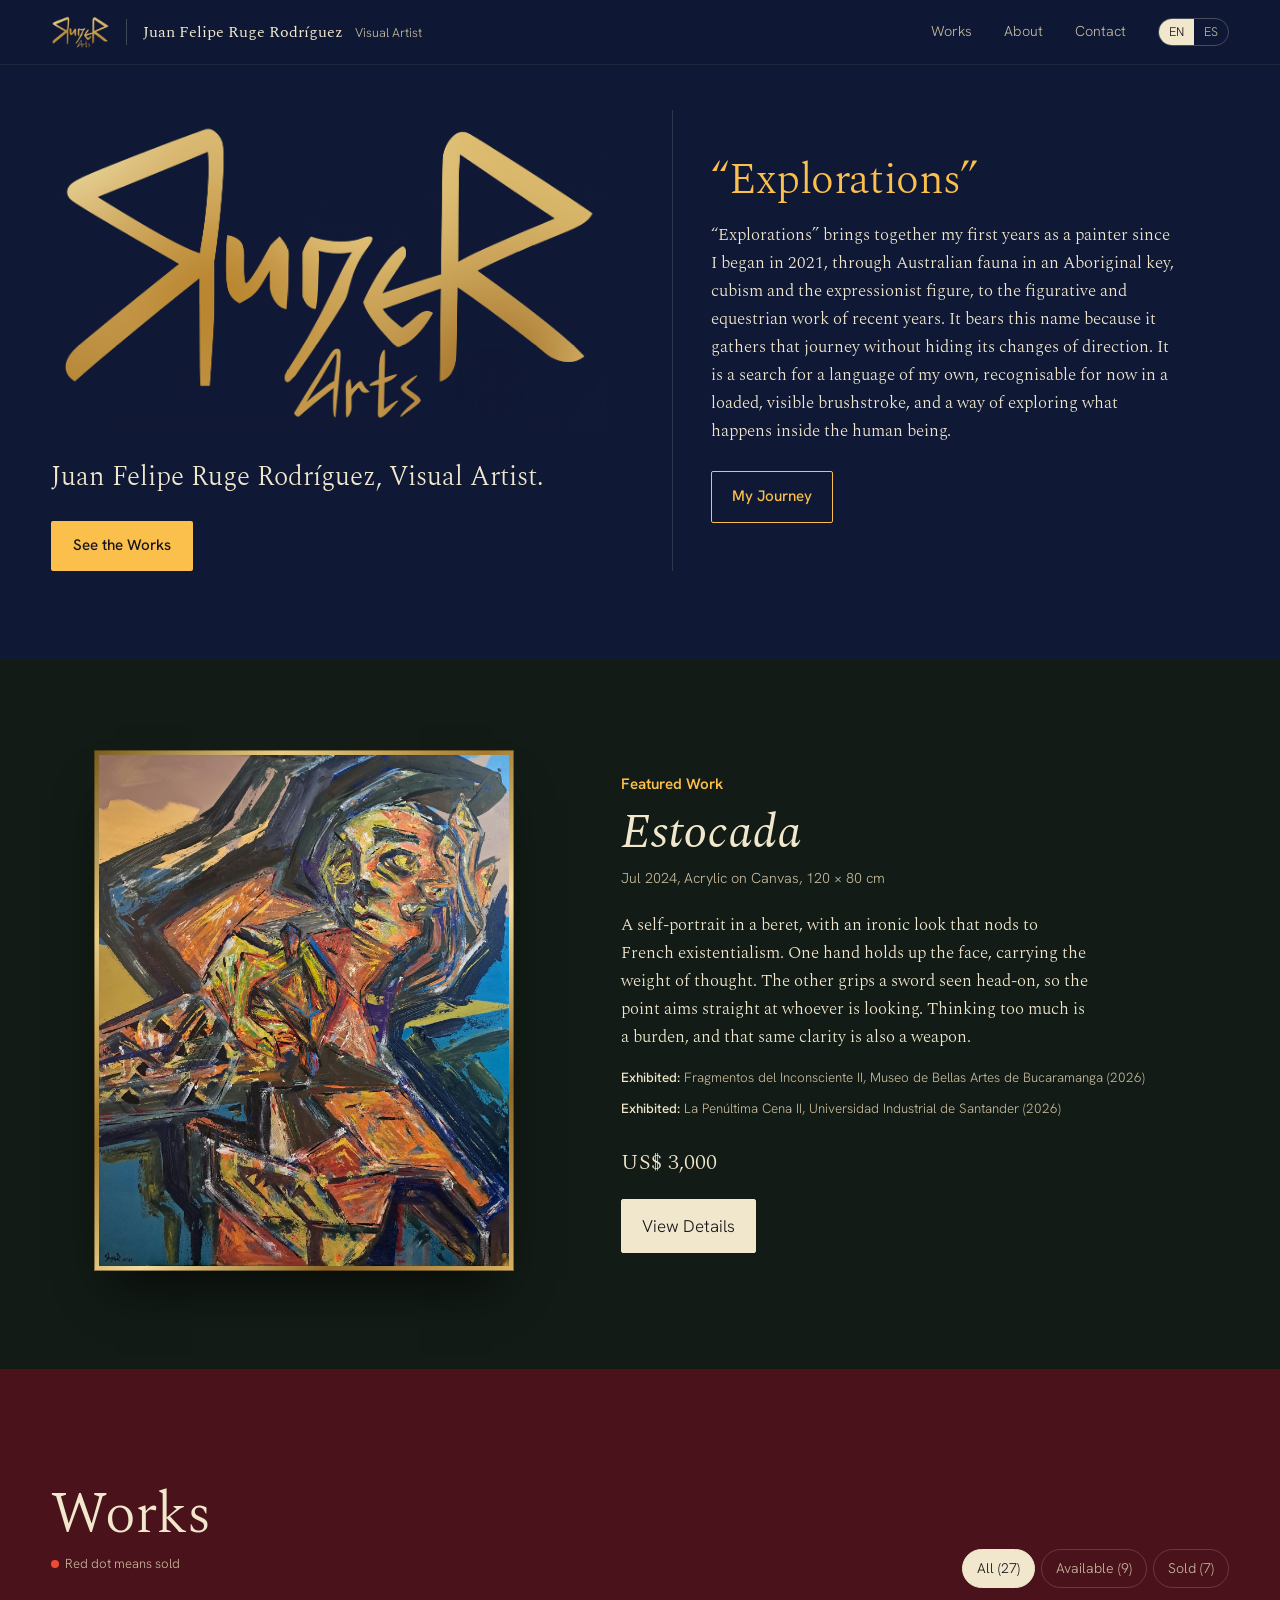
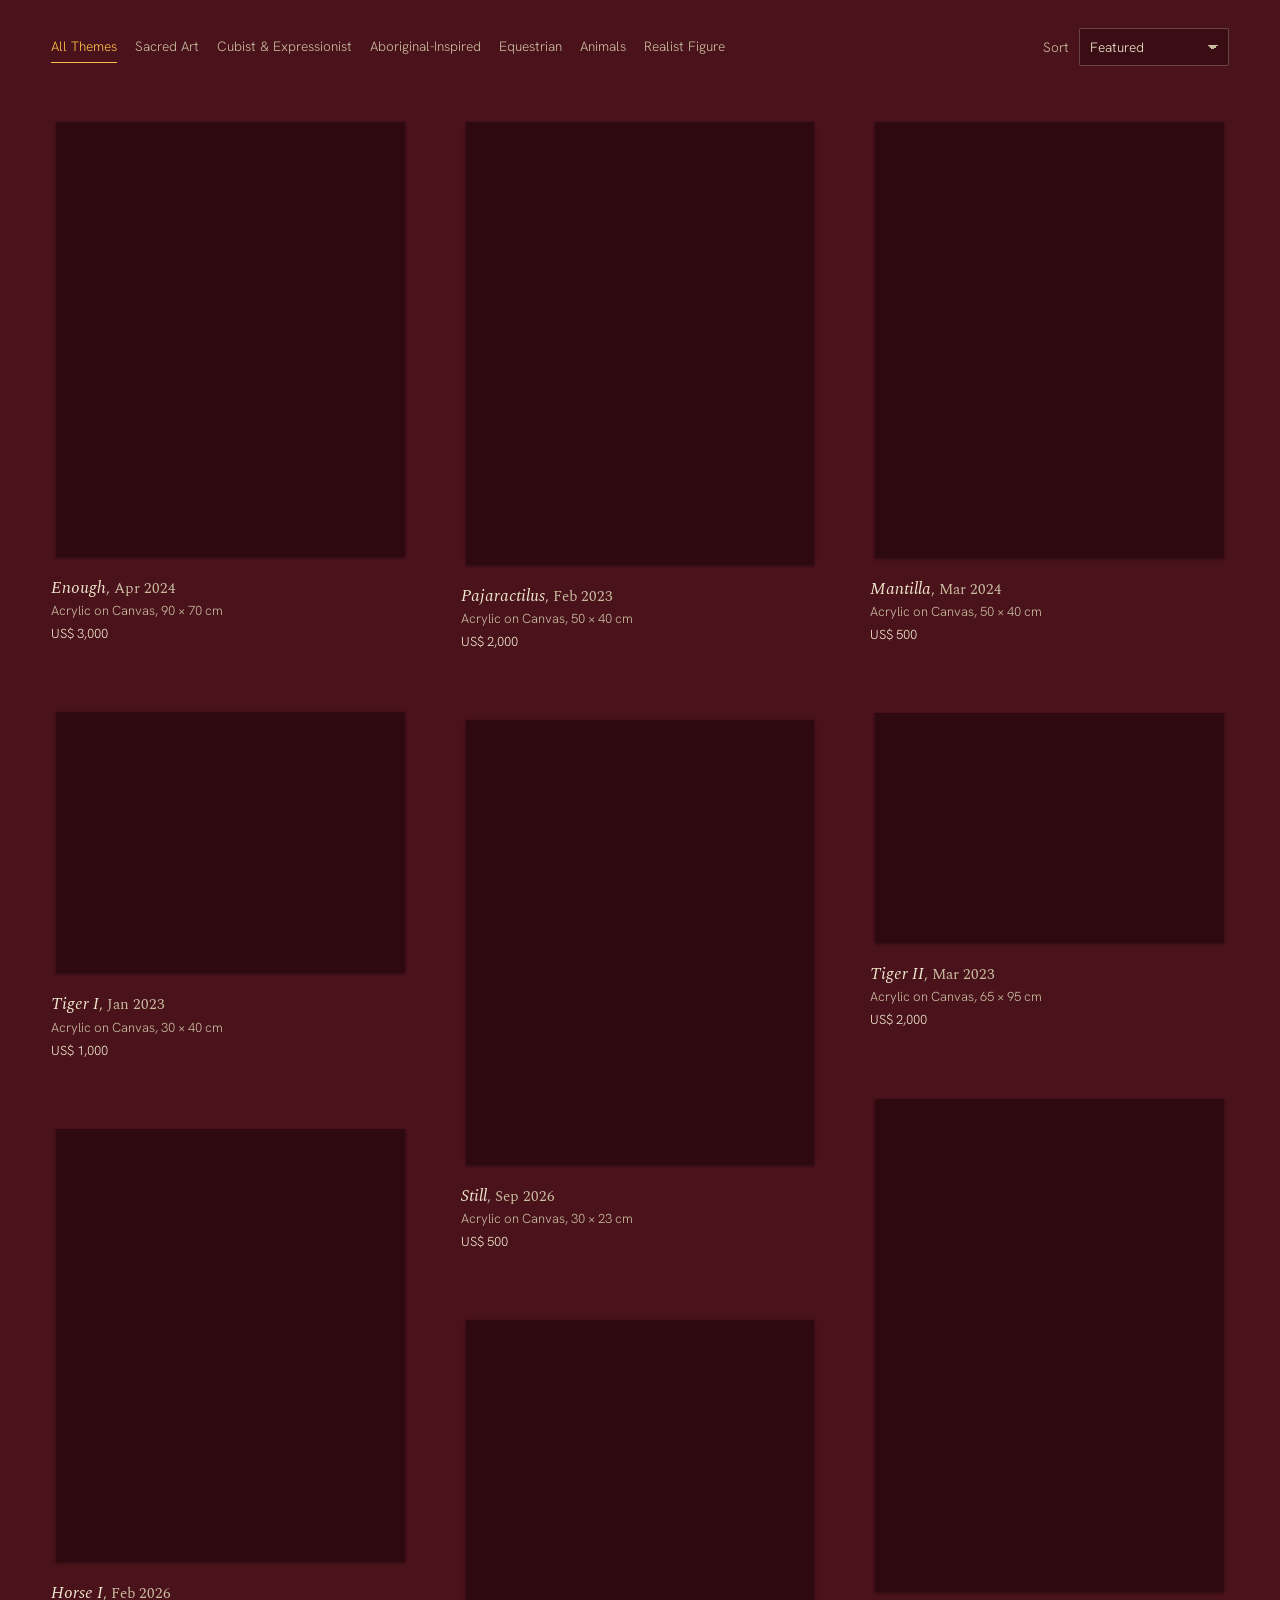
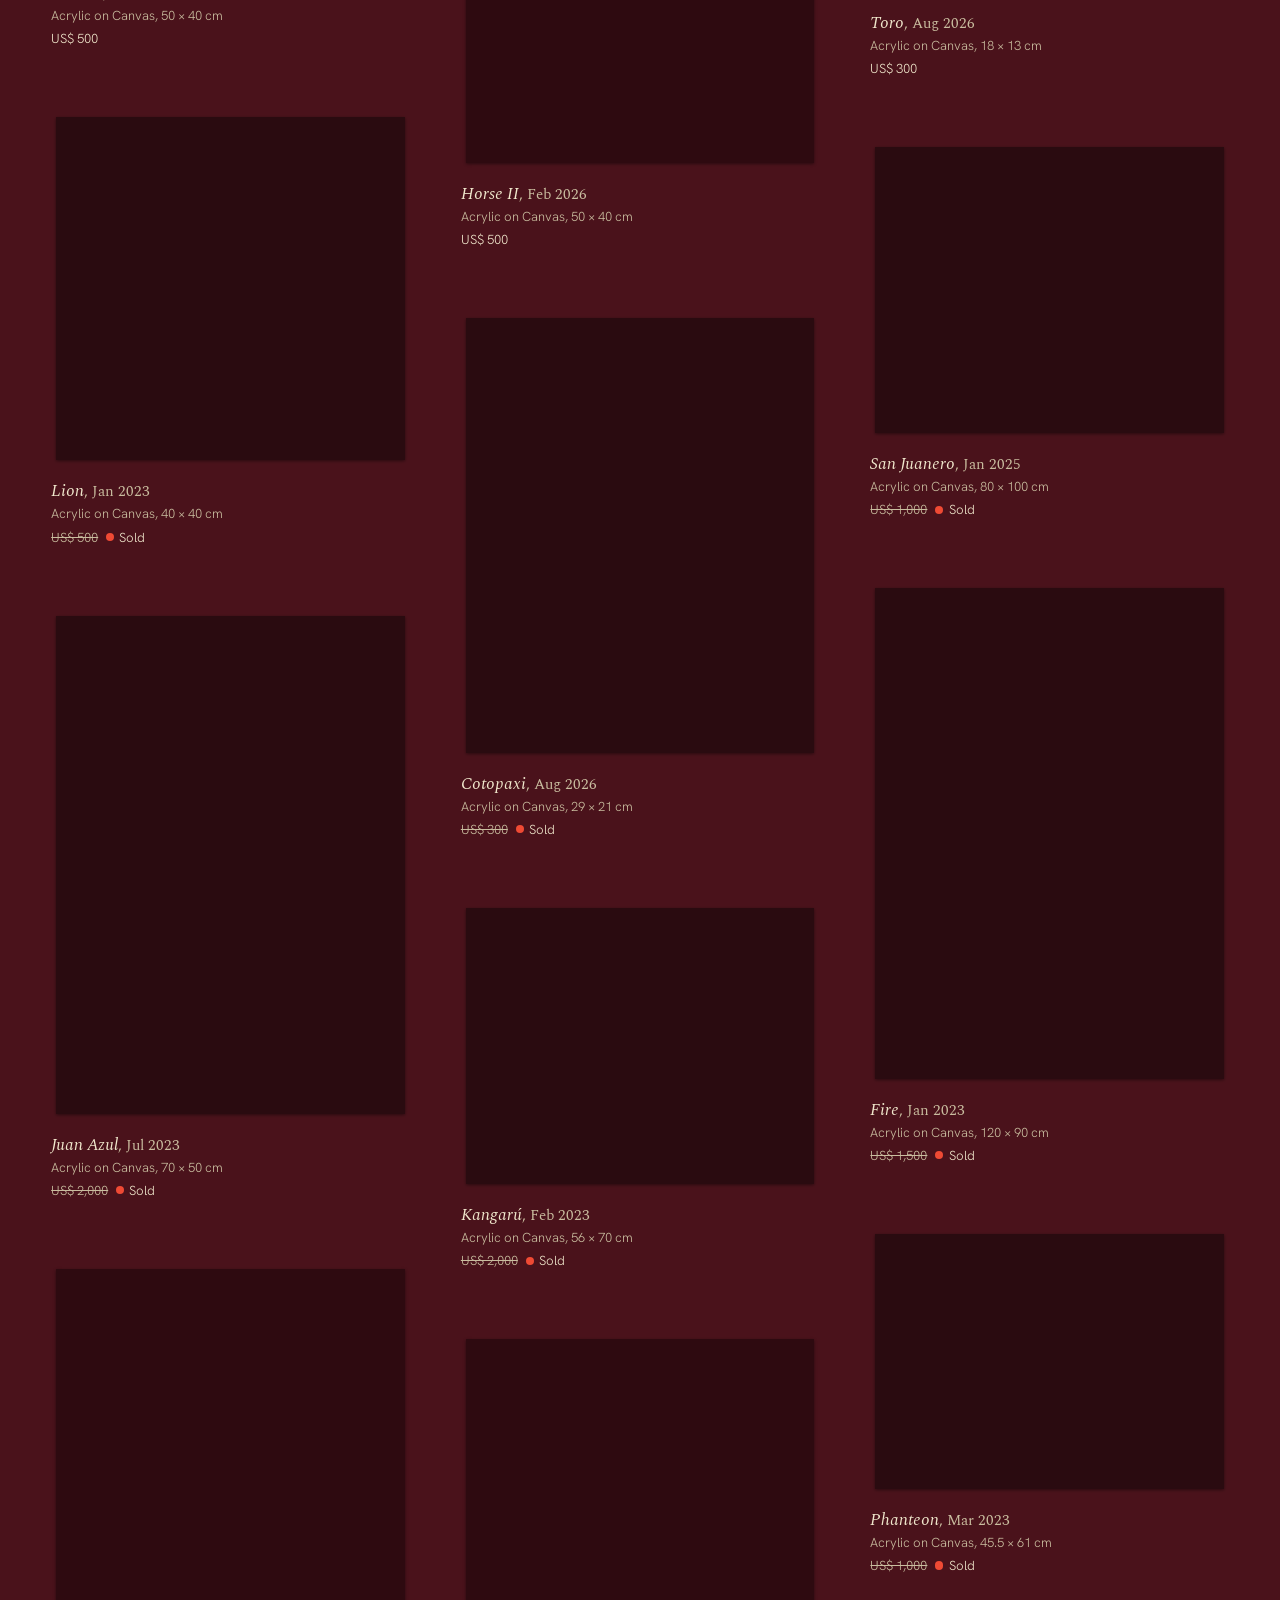
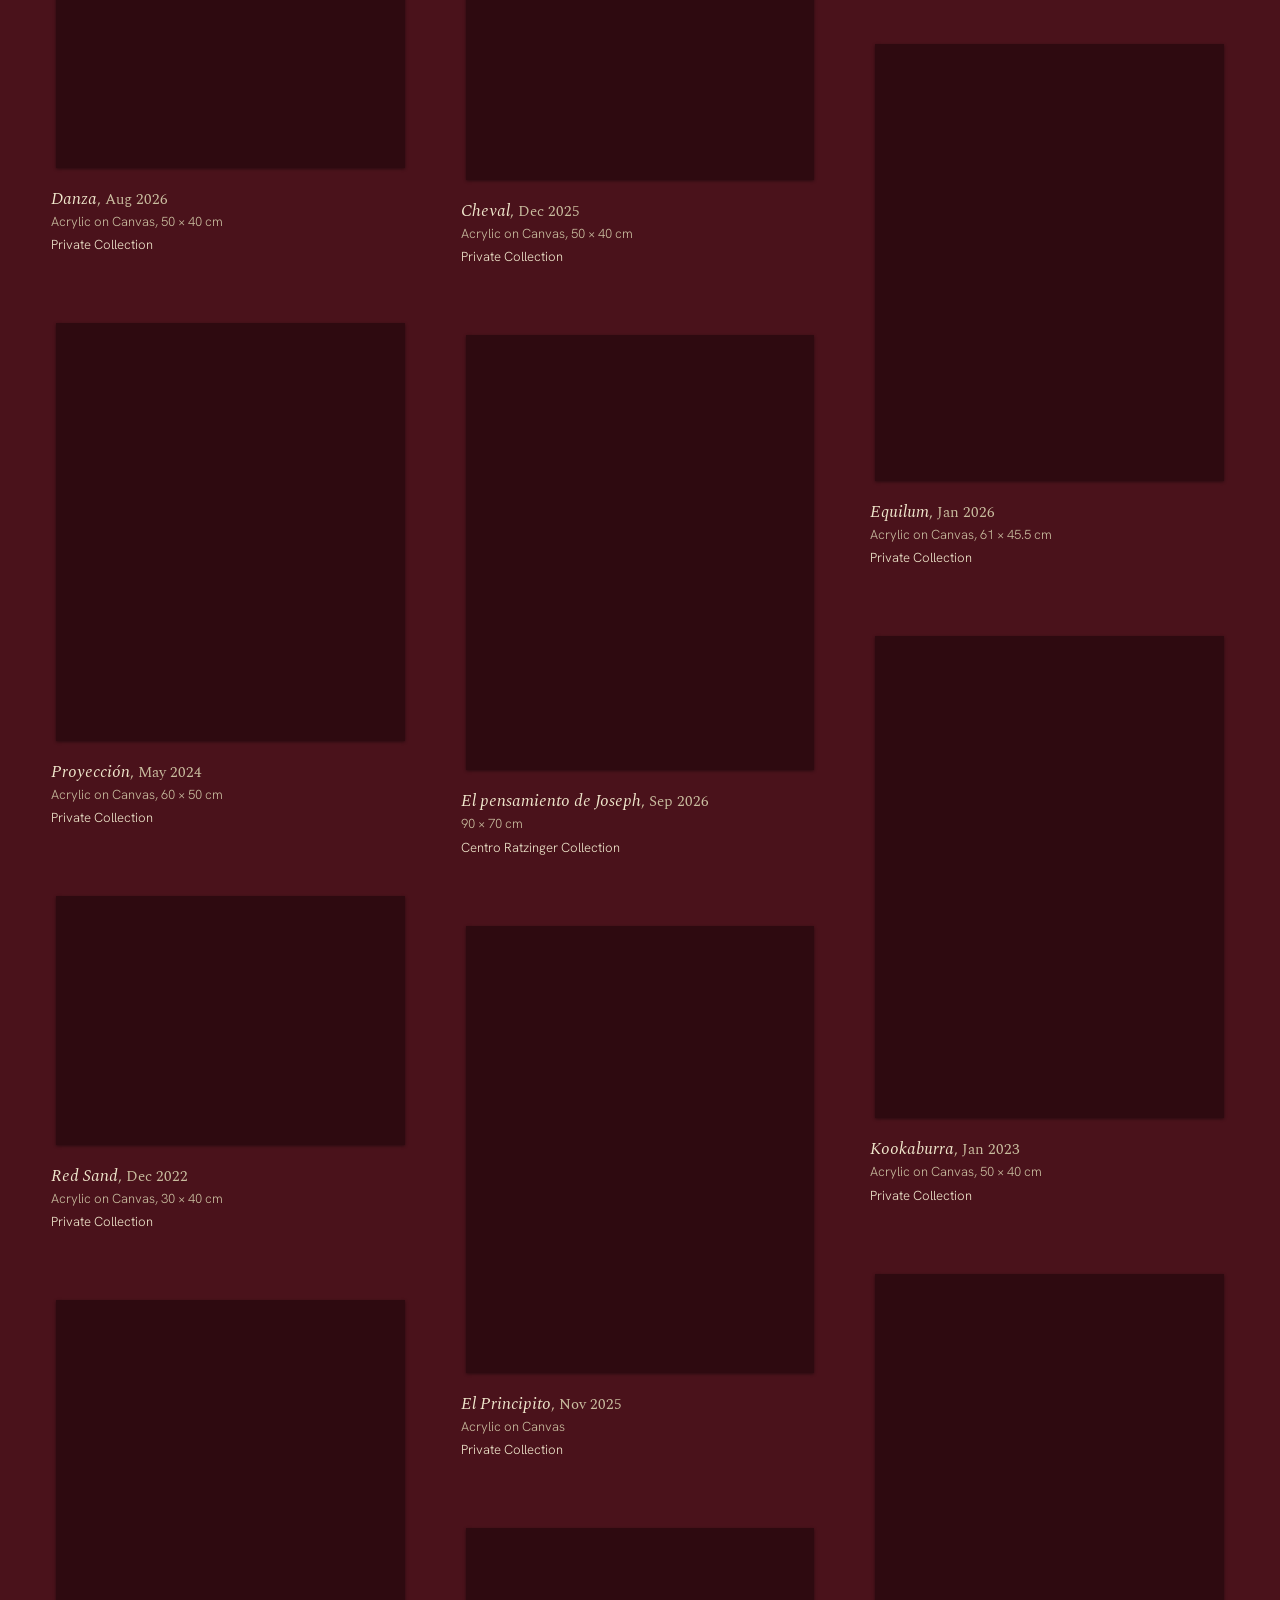
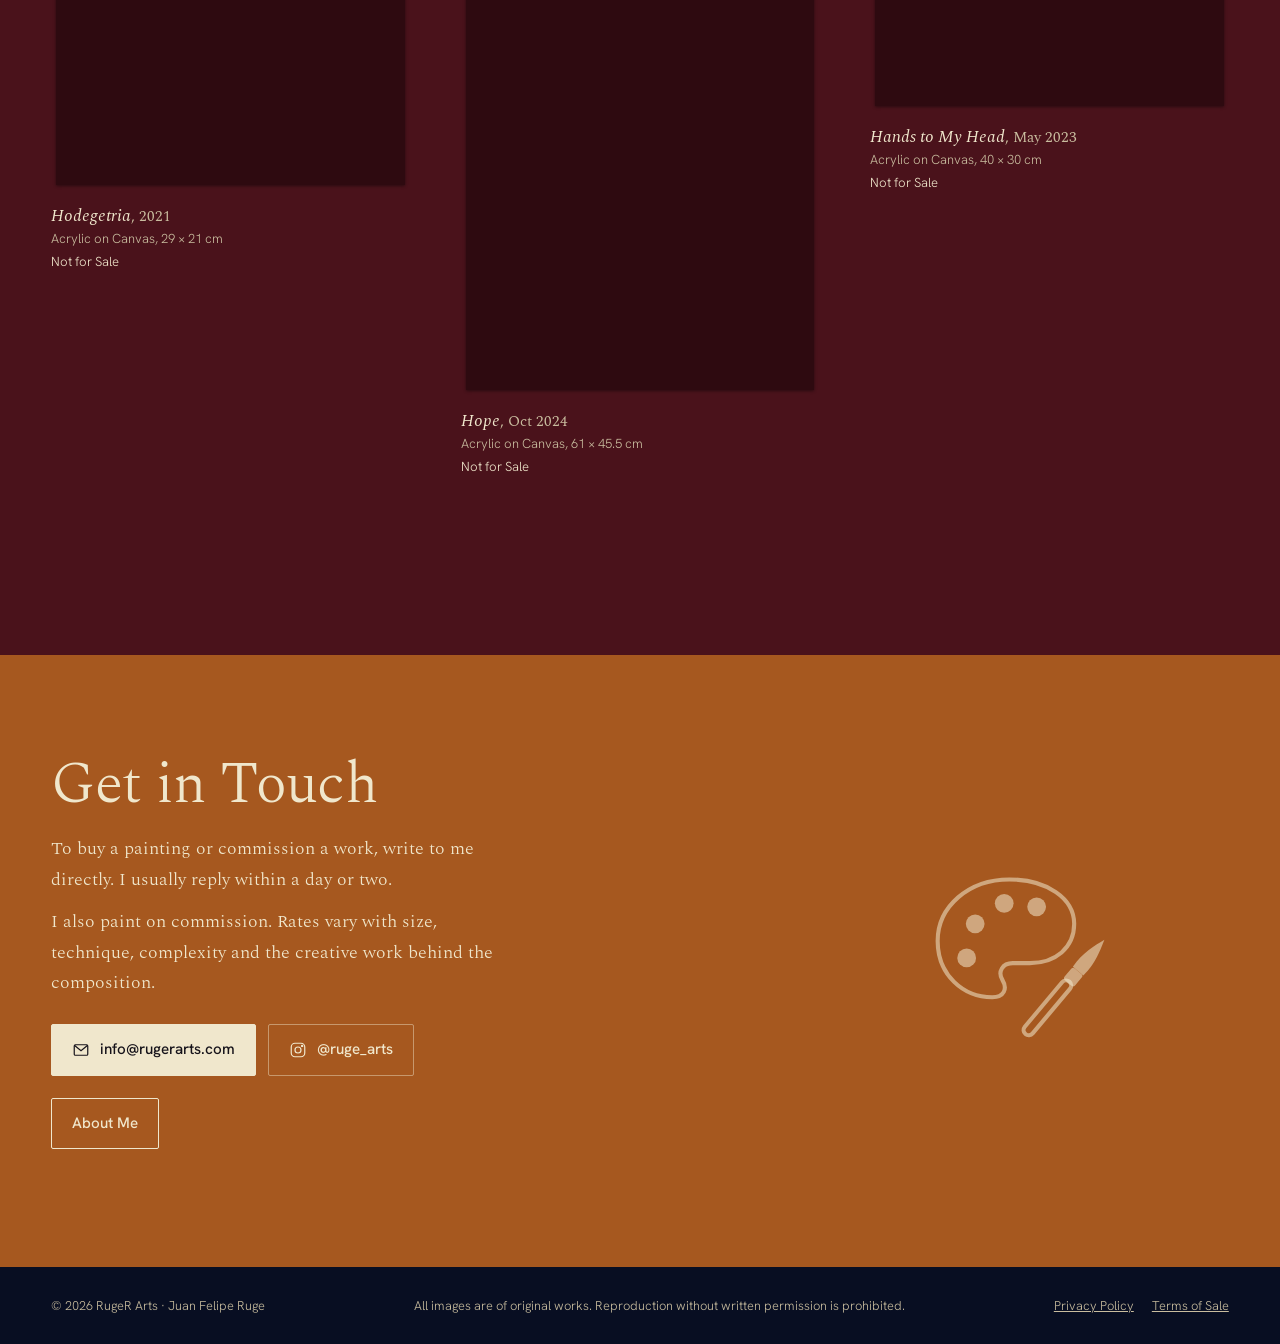
<file: index.html>
<!doctype html>
<html lang="en">
<head>
<meta charset="utf-8">
<meta name="viewport" content="width=device-width, initial-scale=1">
<title>RugeR Arts | Juan Felipe Ruge Rodríguez, Visual Artist</title>
<meta name="description" content="Original paintings by Juan Felipe Ruge Rodríguez (RugeR), Colombian visual artist. Explore “Explorations”, his first collection: expressionist, cubist, sacred and Aboriginal-inspired works in acrylic on canvas.">
<link rel="canonical" href="https://www.rugerarts.com/">
<meta property="og:type" content="website">
<meta property="og:url" content="https://www.rugerarts.com/">
<meta property="og:site_name" content="RugeR Arts">
<meta property="og:title" content="RugeR Arts | Juan Felipe Ruge Rodríguez">
<meta property="og:description" content="Original paintings by Juan Felipe Ruge Rodríguez. Explore “Explorations”, his first collection.">
<meta property="og:image" content="https://www.rugerarts.com/images/works/estocada.jpg">
<meta name="twitter:card" content="summary_large_image">
<script type="application/ld+json">
{"@context":"https://schema.org","@type":"Person","name":"Juan Felipe Ruge Rodríguez","alternateName":"RugeR","jobTitle":"Visual Artist","url":"https://www.rugerarts.com/","email":"mailto:info@rugerarts.com","image":"https://www.rugerarts.com/images/about.jpg","sameAs":["https://instagram.com/ruge_arts"],"nationality":"Colombian"}
</script>
<script>document.documentElement.classList.add("js")</script>
<link rel="icon" href="images/favicon.png">
<link rel="preconnect" href="https://fonts.googleapis.com">
<link rel="preconnect" href="https://fonts.gstatic.com" crossorigin>
<link href="https://fonts.googleapis.com/css2?family=Spectral:ital,wght@0,300;0,400;0,500;1,300;1,400&family=Hanken+Grotesk:wght@400;500;600&display=swap" rel="stylesheet">
<link rel="stylesheet" href="site.css">
</head>
<body>

<header class="top">
  <div class="wrap">
    <a class="mark" href="index.html" aria-label="RugeR Arts home"><img src="images/logo-gold.png" alt="RugeR Arts" width="1200" height="697"><span class="who"><span class="nm">Juan Felipe Ruge Rodríguez</span><span class="role" data-i18n="header.role">Visual Artist</span></span></a>
    <nav aria-label="Main">
      <button type="button" class="menu-btn" aria-expanded="false" aria-controls="main-nav" aria-label="Menu"><svg viewBox="0 0 24 24" fill="none" stroke="currentColor" stroke-width="1.6" aria-hidden="true"><path d="M4 7h16M4 12h16M4 17h16"/></svg></button>
      <div class="navlinks" id="main-nav">
        <a class="navlink" href="index.html#works" data-i18n="nav.works">Works</a>
        <a class="navlink" href="about.html" data-i18n="nav.about">About</a>
        <a class="navlink" href="#contact" data-i18n="nav.contact">Contact</a>
      </div>
      <div class="lang" role="group" aria-label="Language">
        <button type="button" data-lang="en" aria-pressed="true">EN</button>
        <button type="button" data-lang="es" aria-pressed="false">ES</button>
      </div>
    </nav>
  </div>
</header>

<main id="top">
  <div class="wrap hero">
    <div>
      <h1 class="visually-hidden">RugeR Arts</h1>
      <img class="sig" src="images/logo-gold.png" alt="RugeR Arts signature" width="1200" height="697">
      <p class="lede" data-i18n="hero.lede">Juan Felipe Ruge Rodríguez, Visual Artist.</p>
      <a class="cta" href="#works" data-i18n="hero.cta">See the Works</a>
    </div>
    <div class="hero-explore" id="explorations" hidden>
      <h2 id="explore-h" data-i18n="explore.title">“Explorations”</h2>
      <div id="explore-text"></div>
      <a class="btn ghost" href="about.html#recorrido" data-i18n="journey.title">My Journey</a>
    </div>
  </div>

  <section class="featured" aria-labelledby="featured-h">
    <div class="wrap featured-grid">
      <div class="hung" id="hero-piece"></div>
      <div class="featured-info" id="featured-info"></div>
    </div>
  </section>

  <section class="works" id="works" aria-labelledby="works-h">
    <div class="wrap">
      <div class="sec-head">
        <div>
          <h2 id="works-h" data-i18n="works.title">Works</h2>
          <p class="legend"><span class="dot" aria-hidden="true"></span><span data-i18n="works.legend">Red dot means sold</span></p>
        </div>
        <div class="filters" role="group" aria-label="Filter by availability" id="filters"></div>
      </div>
      <div class="toolbar">
        <div class="cats" role="group" aria-label="Filter by theme" id="cats"></div>
        <label class="sort"><span data-i18n="sort.label">Sort</span>
          <select id="sort"></select>
        </label>
      </div>
      <div class="salon" id="salon"></div>
    </div>
  </section>

  <section class="contact" id="contact" aria-labelledby="contact-h">
    <div class="wrap contact-grid">
      <div>
        <h2 id="contact-h" data-i18n="contact.title">Get in touch</h2>
        <p data-i18n="contact.text">To buy a painting or commission a work, write to me directly. I usually reply within a day or two.</p>
        <p data-i18n="contact.commissions">I also paint on commission. Rates vary with size, technique, complexity and the creative work behind the composition.</p>
        <div class="links" id="contact-links"></div>
        <p class="more-link"><a class="btn ghost" href="about.html" data-i18n="explore.more">More About Me</a></p>
      </div>
      <div class="contact-icon" aria-hidden="true"><svg viewBox="0 0 120 120" fill="none" stroke="currentColor" stroke-width="2.4" stroke-linecap="round" stroke-linejoin="round"><path d="M50 12C26 12 8 28 8 48c0 20 15 33 32 33 7 0 9-5 6-10-3-5 0-10 6-10h10c15 0 26-9 26-23C88 23 72 12 50 12z"/><circle cx="30" cy="38" r="5.5" fill="currentColor" stroke="none"/><circle cx="47" cy="26" r="5.5" fill="currentColor" stroke="none"/><circle cx="66" cy="28" r="5.5" fill="currentColor" stroke="none"/><circle cx="25" cy="58" r="5.5" fill="currentColor" stroke="none"/><g transform="translate(-6,-8) rotate(40 86 86)"><rect x="83" y="78" width="6" height="40" rx="3" /><rect x="82" y="70" width="8" height="9" rx="1.5" fill="currentColor" stroke="none"/><path d="M82 70 C81 60 84 52 86 46 C88 52 91 60 90 70 Z" fill="currentColor" stroke="none"/></g></svg></div>
    </div>
  </section>
</main>

<footer>
  <div class="wrap">
    <span>© <span id="year"></span> RugeR Arts · Juan Felipe Ruge</span>
    <span data-i18n="footer.rights">All images are of original works. Reproduction without written permission is prohibited.</span>
    <nav class="legal" aria-label="Legal"><a href="privacy.html" data-i18n="footer.privacy">Privacy Policy</a><a href="terms.html" data-i18n="footer.terms">Terms of Sale</a></nav>
  </div>
</footer>

<dialog class="viewer" id="viewer" aria-labelledby="v-title">
  <div class="v-grid">
    <div class="v-stage">
      <button class="v-nav prev" type="button" id="v-prev"><span class="visually-hidden" data-i18n="viewer.prev">Previous work</span><svg viewBox="0 0 24 24" fill="none" stroke="currentColor" stroke-width="1.6"><path d="M15 5l-7 7 7 7"/></svg></button>
      <img id="v-img" alt="">
      <button class="v-nav next" type="button" id="v-next"><span class="visually-hidden" data-i18n="viewer.next">Next work</span><svg viewBox="0 0 24 24" fill="none" stroke="currentColor" stroke-width="1.6"><path d="M9 5l7 7-7 7"/></svg></button>
    </div>
    <div class="v-info">
      <h3 id="v-title"></h3>
      <p class="v-meta" id="v-meta"></p>
      <div class="v-desc" id="v-desc"></div>
      <div class="v-price" id="v-price"></div>
      <div class="v-actions" id="v-actions"></div>
    </div>
  </div>
  <button class="v-close" type="button" id="v-close"><span class="visually-hidden" data-i18n="viewer.close">Close</span><svg viewBox="0 0 24 24" fill="none" stroke="currentColor" stroke-width="1.6"><path d="M6 6l12 12M18 6L6 18"/></svg></button>
</dialog>

<script src="data.js"></script>
<script src="app.js"></script>
</body>
</html>
</file>
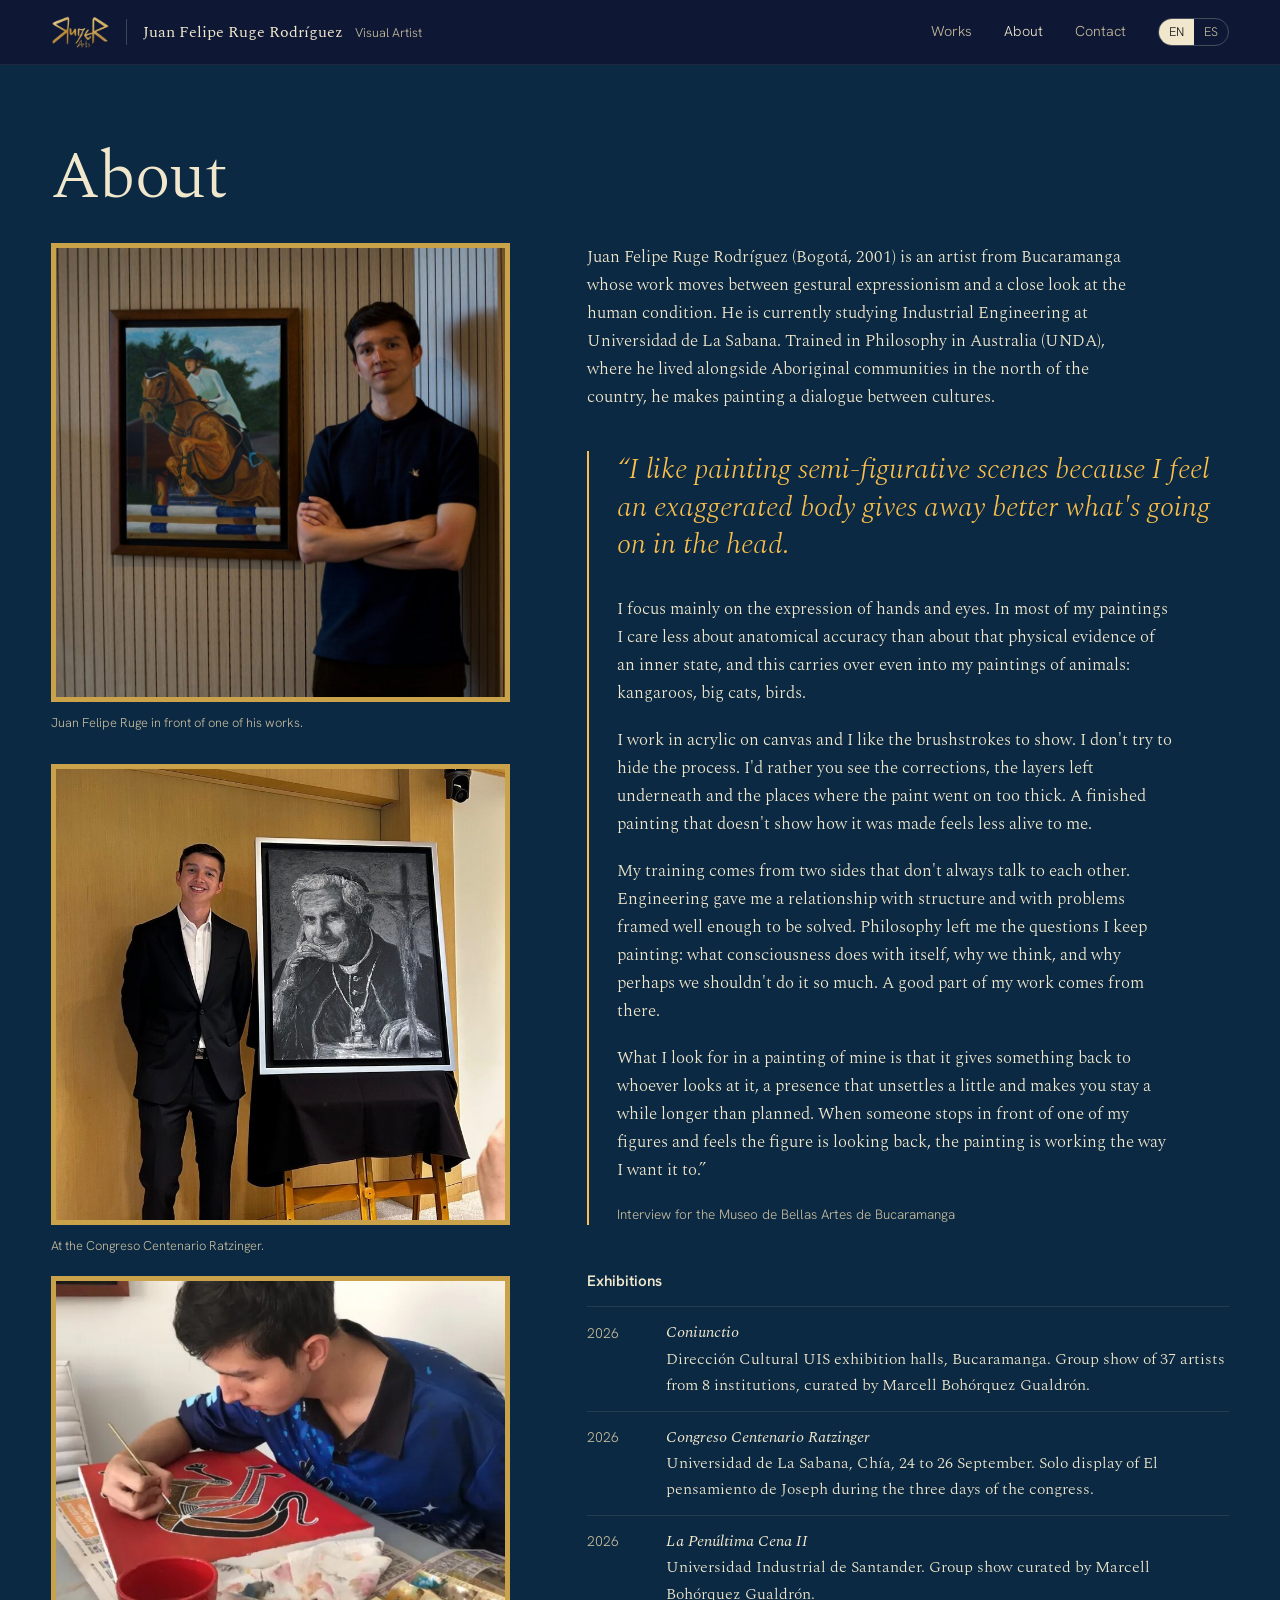
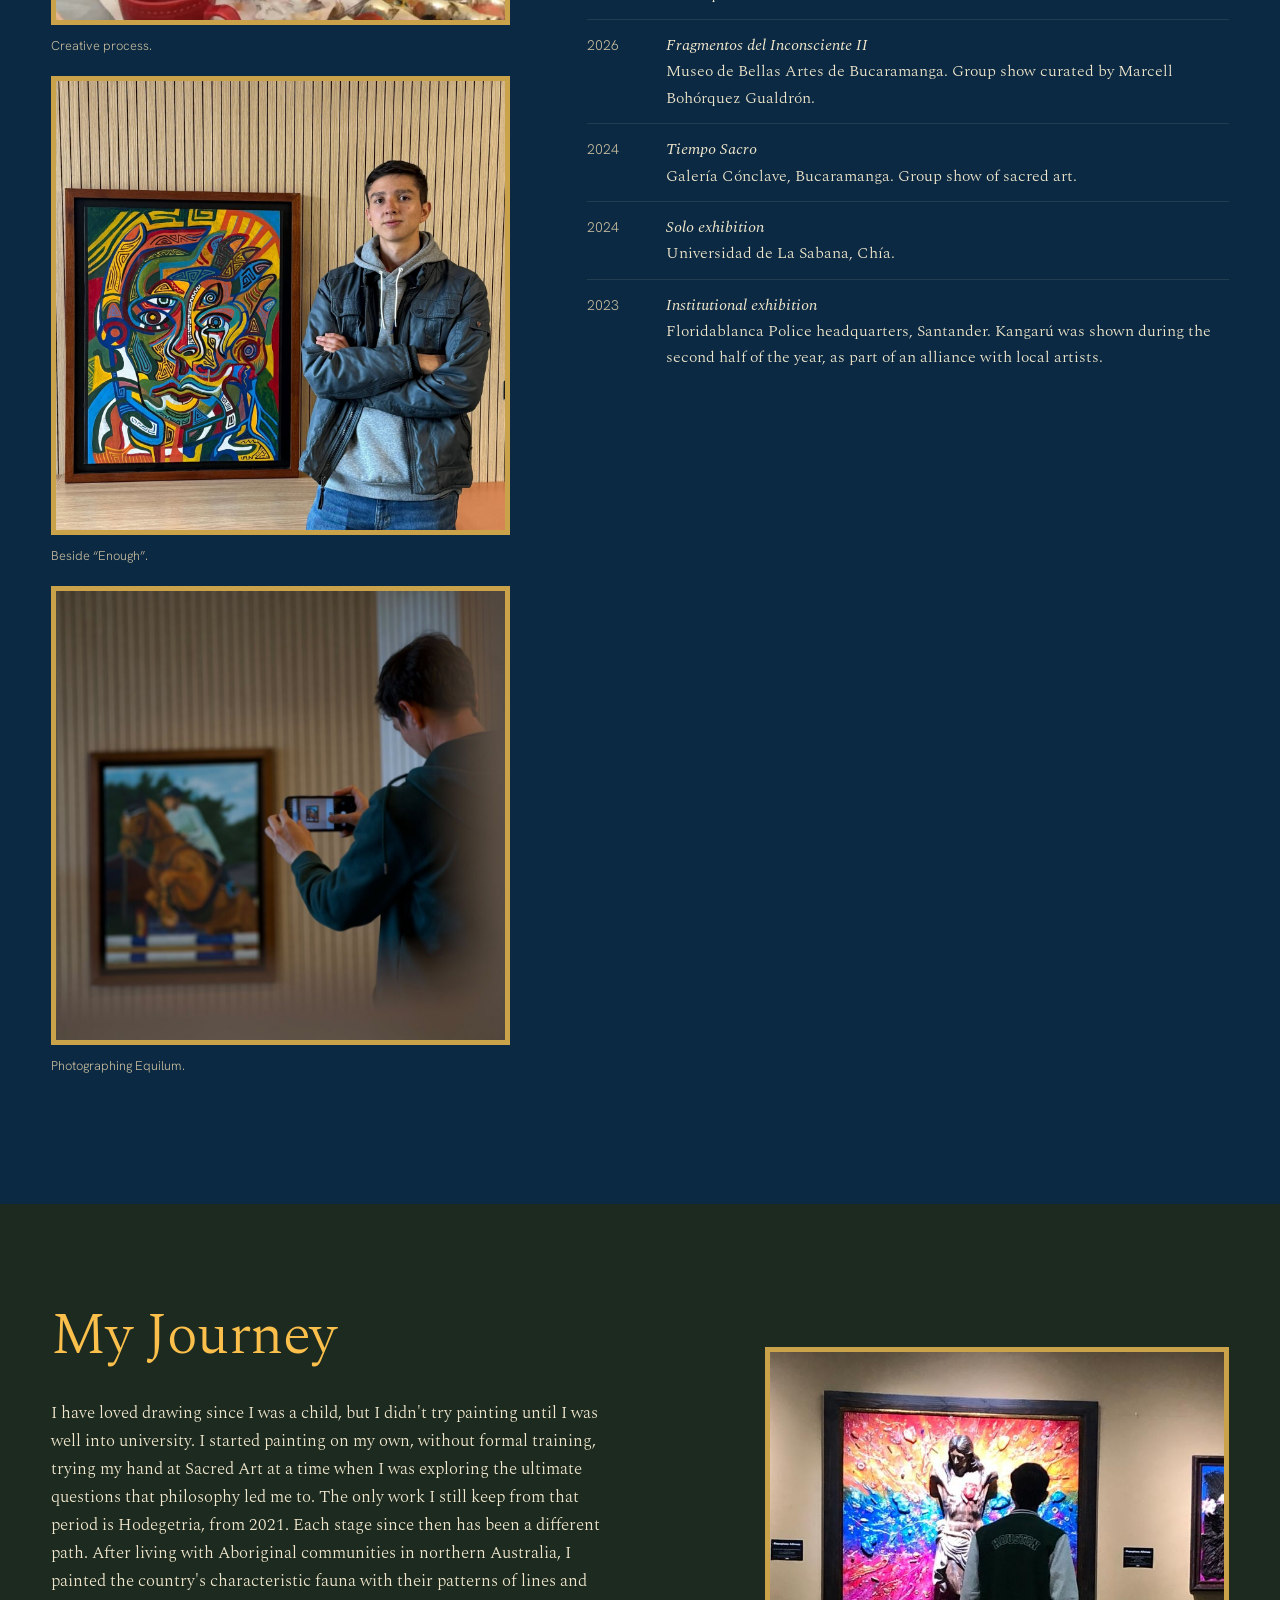
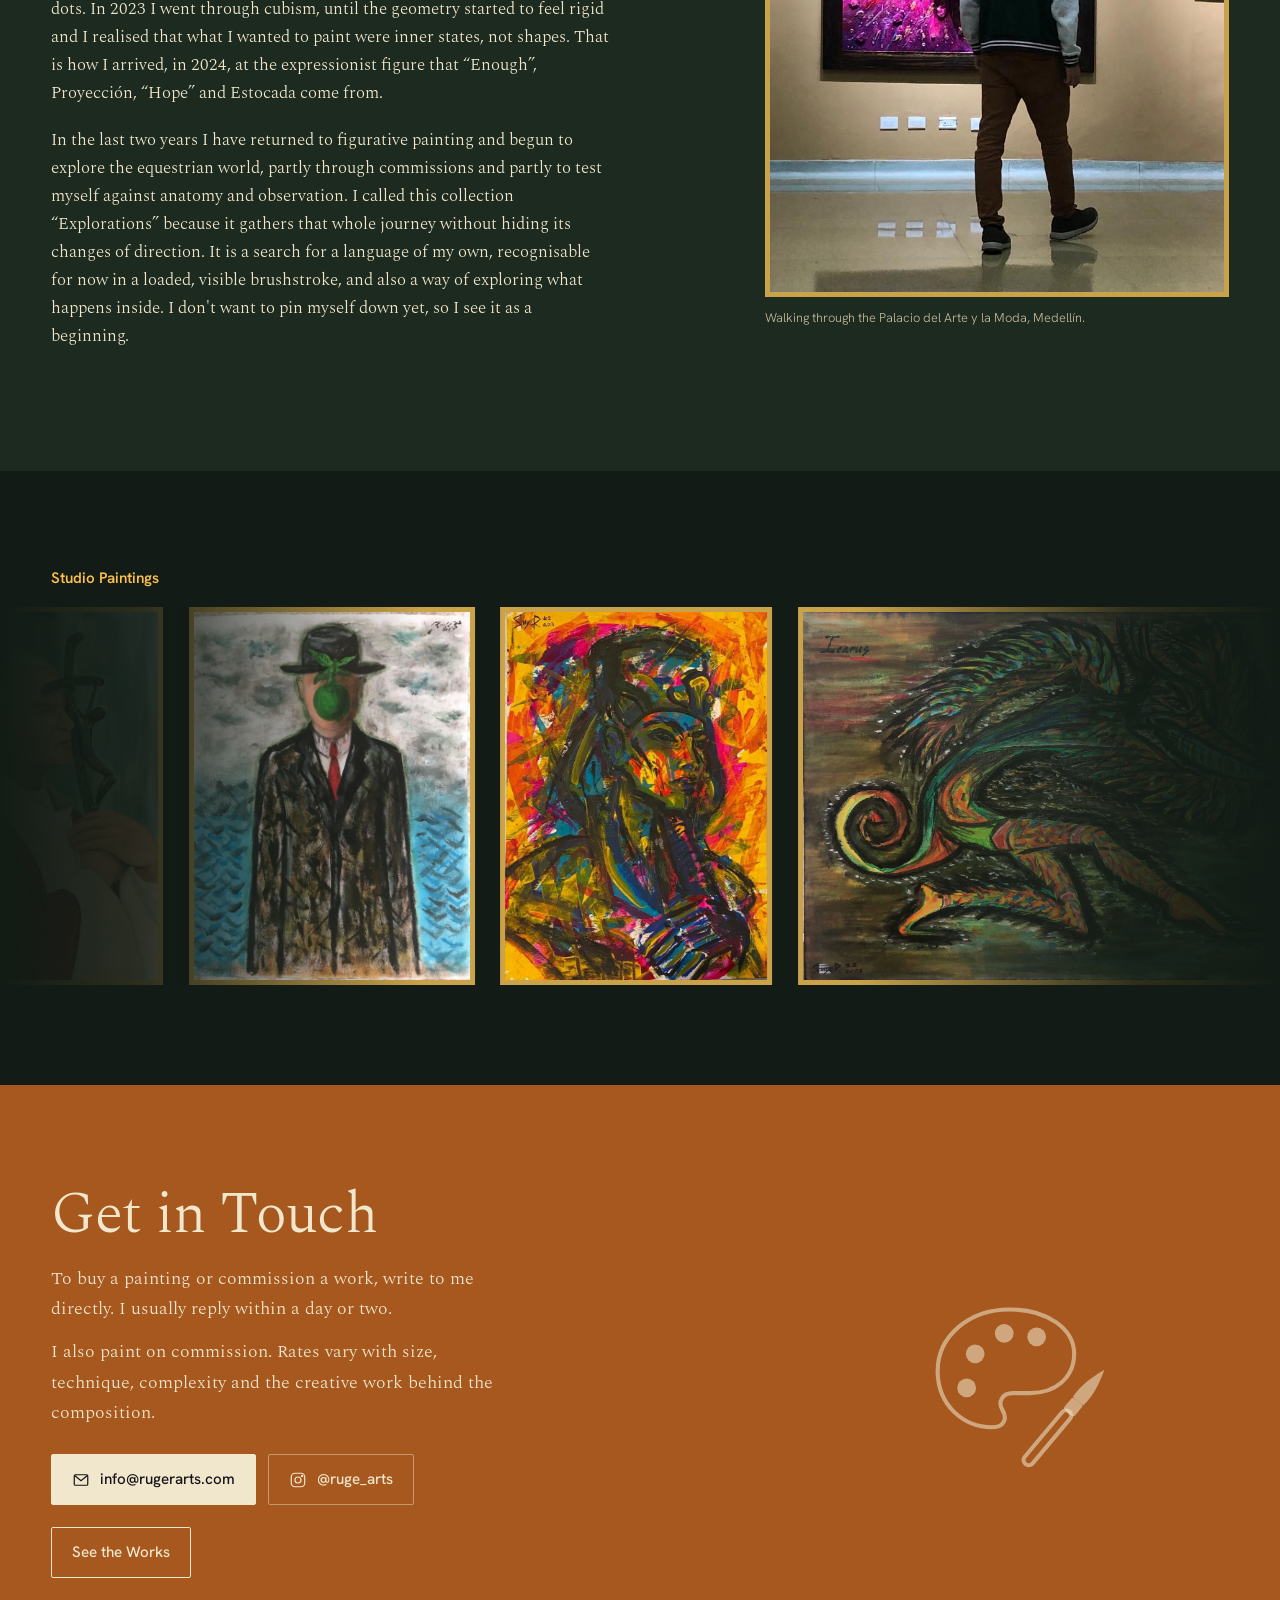
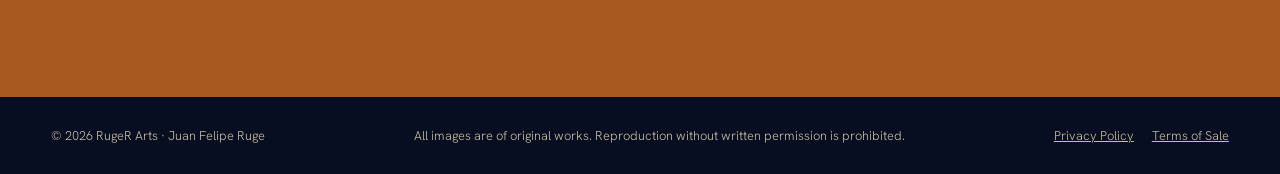
<file: about.html>
<!doctype html>
<html lang="en">
<head>
<meta charset="utf-8">
<meta name="viewport" content="width=device-width, initial-scale=1">
<title>About | RugeR Arts</title>
<meta name="description" content="About Juan Felipe Ruge Rodríguez (RugeR), Colombian visual artist: biography, artist statement, exhibitions and his path as a painter.">
<link rel="canonical" href="https://www.rugerarts.com/about.html">
<meta property="og:type" content="website">
<meta property="og:url" content="https://www.rugerarts.com/about.html">
<meta property="og:site_name" content="RugeR Arts">
<meta property="og:title" content="RugeR Arts | Juan Felipe Ruge Rodríguez">
<meta property="og:description" content="Original paintings by Juan Felipe Ruge Rodríguez. Explore “Explorations”, his first collection.">
<meta property="og:image" content="https://www.rugerarts.com/images/works/estocada.jpg">
<meta name="twitter:card" content="summary_large_image">
<script type="application/ld+json">
{"@context":"https://schema.org","@type":"Person","name":"Juan Felipe Ruge Rodríguez","alternateName":"RugeR","jobTitle":"Visual Artist","url":"https://www.rugerarts.com/","email":"mailto:info@rugerarts.com","image":"https://www.rugerarts.com/images/about.jpg","sameAs":["https://instagram.com/ruge_arts"],"nationality":"Colombian"}
</script>
<script>document.documentElement.classList.add("js")</script>
<link rel="icon" href="images/favicon.png">
<link rel="preconnect" href="https://fonts.googleapis.com">
<link rel="preconnect" href="https://fonts.gstatic.com" crossorigin>
<link href="https://fonts.googleapis.com/css2?family=Spectral:ital,wght@0,300;0,400;0,500;1,300;1,400&family=Hanken+Grotesk:wght@400;500;600&display=swap" rel="stylesheet">
<link rel="stylesheet" href="site.css">
</head>
<body class="about-page">

<header class="top">
  <div class="wrap">
    <a class="mark" href="index.html" aria-label="RugeR Arts home"><img src="images/logo-gold.png" alt="RugeR Arts" width="1200" height="697"><span class="who"><span class="nm">Juan Felipe Ruge Rodríguez</span><span class="role" data-i18n="header.role">Visual Artist</span></span></a>
    <nav aria-label="Main">
      <button type="button" class="menu-btn" aria-expanded="false" aria-controls="main-nav" aria-label="Menu"><svg viewBox="0 0 24 24" fill="none" stroke="currentColor" stroke-width="1.6" aria-hidden="true"><path d="M4 7h16M4 12h16M4 17h16"/></svg></button>
      <div class="navlinks" id="main-nav">
        <a class="navlink" href="index.html#works" data-i18n="nav.works">Works</a>
        <a class="navlink" href="about.html" aria-current="page" data-i18n="nav.about">About</a>
        <a class="navlink" href="#contact" data-i18n="nav.contact">Contact</a>
      </div>
      <div class="lang" role="group" aria-label="Language">
        <button type="button" data-lang="en" aria-pressed="true">EN</button>
        <button type="button" data-lang="es" aria-pressed="false">ES</button>
      </div>
    </nav>
  </div>
</header>

<main>
  <section class="about" id="about" aria-labelledby="about-h">
    <div class="wrap grid">
      <h1 id="about-h" data-i18n="about.title">About</h1>
      <figure>
        <img src="images/about.jpg" alt="Juan Felipe Ruge standing beside one of his framed paintings" width="934" height="934" loading="lazy">
        <figcaption data-i18n="about.caption">Juan Felipe Ruge in front of one of his works.</figcaption>
      </figure>
      <div class="body">
        <p class="bio" data-i18n="about.bio"></p>
        <blockquote class="statement">
          <p class="lead" data-i18n="about.s0"></p>
          <p data-i18n="about.s1"></p>
          <p data-i18n="about.s2"></p>
          <p data-i18n="about.s3"></p>
          <p data-i18n="about.s4"></p>
          <cite data-i18n="about.cite"></cite>
        </blockquote>
        <h3 data-i18n="about.shows">Exhibitions</h3>
        <ul class="shows" id="shows"></ul>
      </div>
      <div class="studio">
        <figure><img src="images/studio/me-ratzinger.jpg" alt="Juan Felipe Ruge beside El pensamiento de Joseph at the Congreso Centenario Ratzinger" width="788" height="793" loading="lazy"><figcaption data-i18n="studio.ratzinger">At the Congreso Centenario Ratzinger.</figcaption></figure>
        <figure><img src="images/studio/painter3.jpg" alt="Juan Felipe Ruge painting Kookaburra" width="789" height="596" loading="lazy"><figcaption data-i18n="studio.process">Creative process.</figcaption></figure>
        <figure><img src="images/studio/painter4.jpg" alt="Juan Felipe Ruge beside his painting Enough" width="1400" height="1400" loading="lazy"><figcaption data-i18n="studio.enough">Beside “Enough”.</figcaption></figure>
        <figure><img src="images/studio/photographer.jpg" alt="Juan Felipe Ruge photographing Equilum" width="934" height="934" loading="lazy"><figcaption data-i18n="studio.photo">Photographing Equilum.</figcaption></figure>
      </div>
    </div>
  </section>

  <section class="journey" id="recorrido" aria-labelledby="journey-h">
    <div class="wrap">
      <div>
        <h2 id="journey-h" data-i18n="journey.title">My Journey</h2>
        <div id="journey-text"></div>
      </div>
      <figure><img src="images/studio/recorrido.jpg" alt="Juan Felipe Ruge at the Palacio del Arte y la Moda, Medellín" width="768" height="912" loading="lazy"><figcaption data-i18n="studio.journey">Walking through the Palacio del Arte y la Moda, Medellín.</figcaption></figure>
    </div>
  </section>

  <section class="others" aria-labelledby="others-h">
    <div class="wrap">
      <h2 id="others-h" data-i18n="others.title">Studio Paintings</h2>
      <div class="reel" aria-hidden="true">
        <div class="reel-track" id="reel">
          <img draggable="false" src="images/extra/jp2.jpg" alt="">
          <img draggable="false" src="images/extra/magritte.jpg" alt="">
          <img draggable="false" src="images/extra/pharaoh.jpg" alt="">
          <img draggable="false" src="images/extra/icarus.jpg" alt="">
          <img draggable="false" src="images/extra/santi.jpg" alt="">
          <img draggable="false" src="images/extra/emily.jpg" alt="">
          <img draggable="false" src="images/extra/namarrkon.jpg" alt="">
          <img draggable="false" src="images/extra/kid.jpg" alt="">
          <img draggable="false" src="images/extra/wood.jpg" alt="">
        </div>
      </div>
    </div>
  </section>

  <section class="contact" id="contact" aria-labelledby="contact-h">
    <div class="wrap contact-grid">
      <div>
        <h2 id="contact-h" data-i18n="contact.title">Get in touch</h2>
        <p data-i18n="contact.text">To buy a painting or commission a work, write to me directly. I usually reply within a day or two.</p>
        <p data-i18n="contact.commissions">I also paint on commission. Rates vary with size, technique, complexity and the creative work behind the composition.</p>
        <div class="links" id="contact-links"></div>
        <p class="more-link"><a class="btn ghost" href="index.html#works" data-i18n="hero.cta">See the Works</a></p>
      </div>
      <div class="contact-icon" aria-hidden="true"><svg viewBox="0 0 120 120" fill="none" stroke="currentColor" stroke-width="2.4" stroke-linecap="round" stroke-linejoin="round"><path d="M50 12C26 12 8 28 8 48c0 20 15 33 32 33 7 0 9-5 6-10-3-5 0-10 6-10h10c15 0 26-9 26-23C88 23 72 12 50 12z"/><circle cx="30" cy="38" r="5.5" fill="currentColor" stroke="none"/><circle cx="47" cy="26" r="5.5" fill="currentColor" stroke="none"/><circle cx="66" cy="28" r="5.5" fill="currentColor" stroke="none"/><circle cx="25" cy="58" r="5.5" fill="currentColor" stroke="none"/><g transform="translate(-6,-8) rotate(40 86 86)"><rect x="83" y="78" width="6" height="40" rx="3" /><rect x="82" y="70" width="8" height="9" rx="1.5" fill="currentColor" stroke="none"/><path d="M82 70 C81 60 84 52 86 46 C88 52 91 60 90 70 Z" fill="currentColor" stroke="none"/></g></svg></div>
    </div>
  </section>
</main>

<footer>
  <div class="wrap">
    <span>© <span id="year"></span> RugeR Arts · Juan Felipe Ruge</span>
    <span data-i18n="footer.rights">All images are of original works. Reproduction without written permission is prohibited.</span>
    <nav class="legal" aria-label="Legal"><a href="privacy.html" data-i18n="footer.privacy">Privacy Policy</a><a href="terms.html" data-i18n="footer.terms">Terms of Sale</a></nav>
  </div>
</footer>

<script src="data.js"></script>
<script src="app.js"></script>
</body>
</html>
</file>
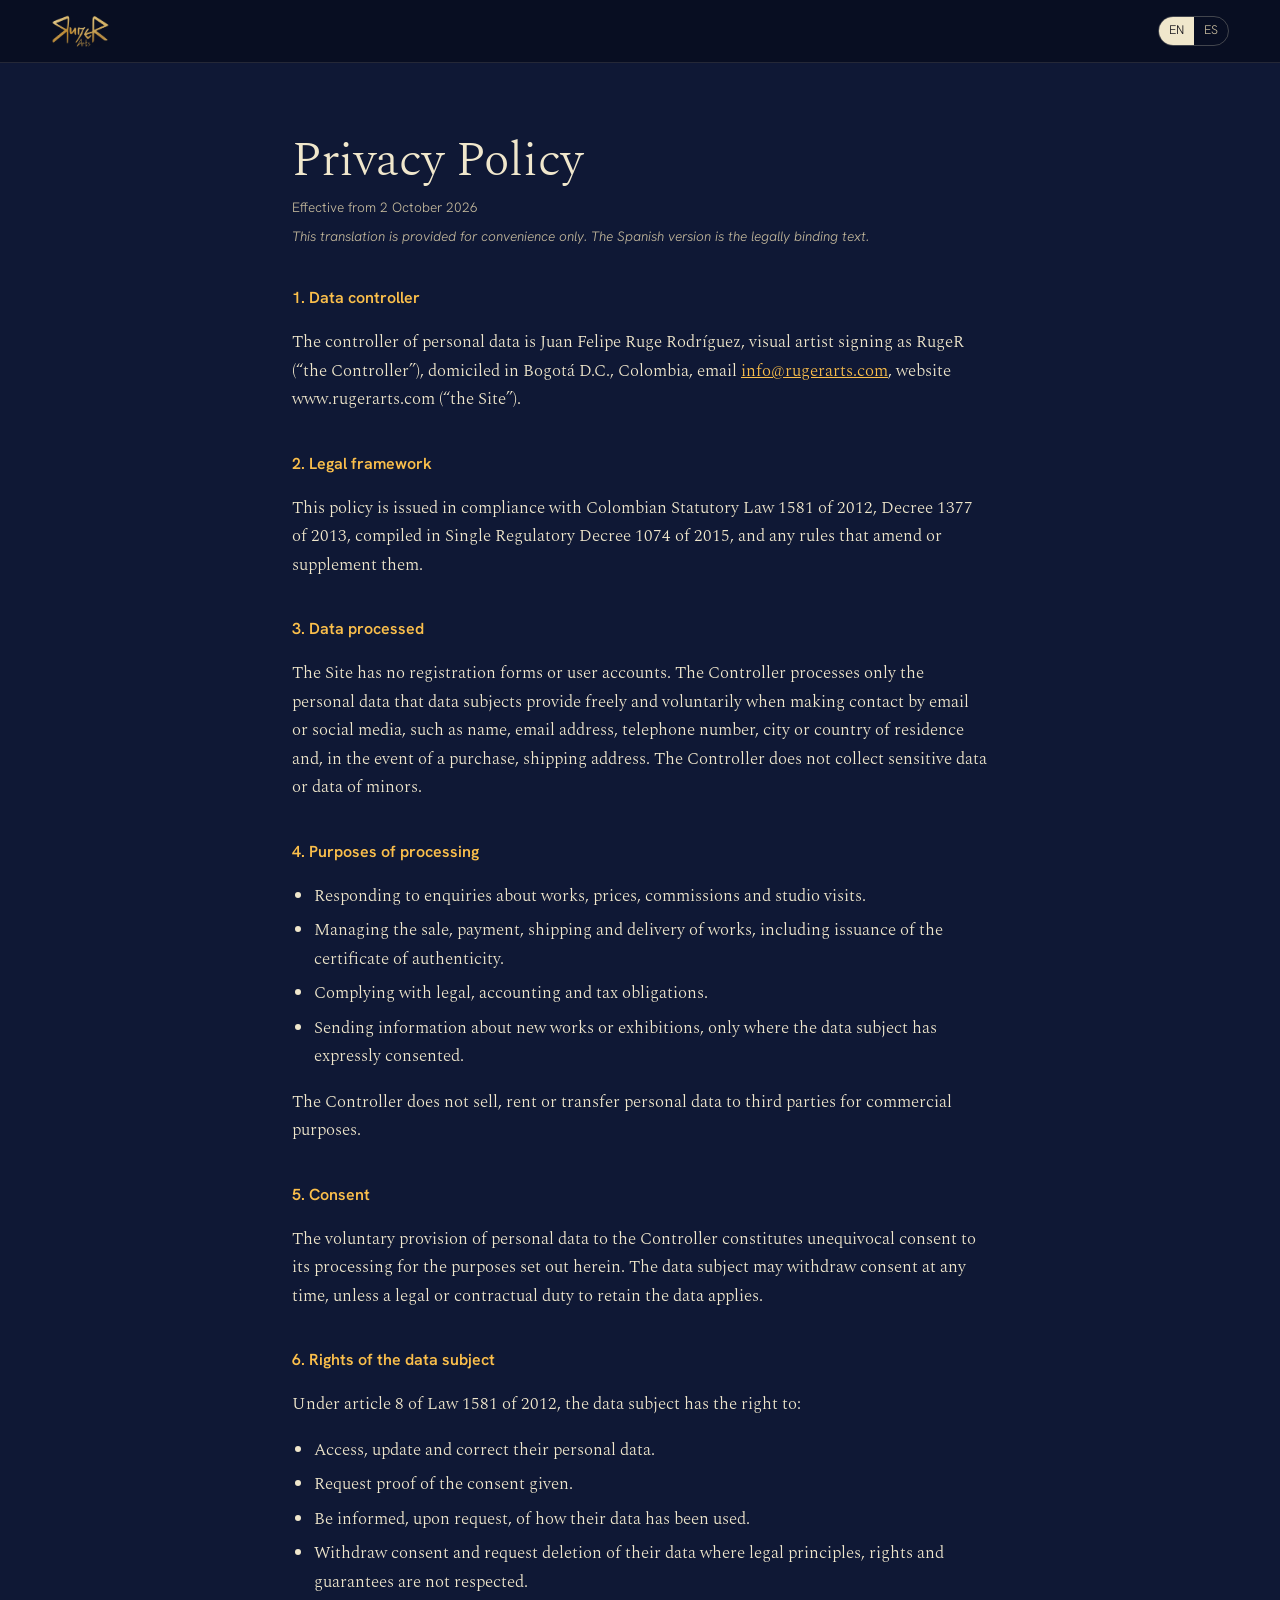
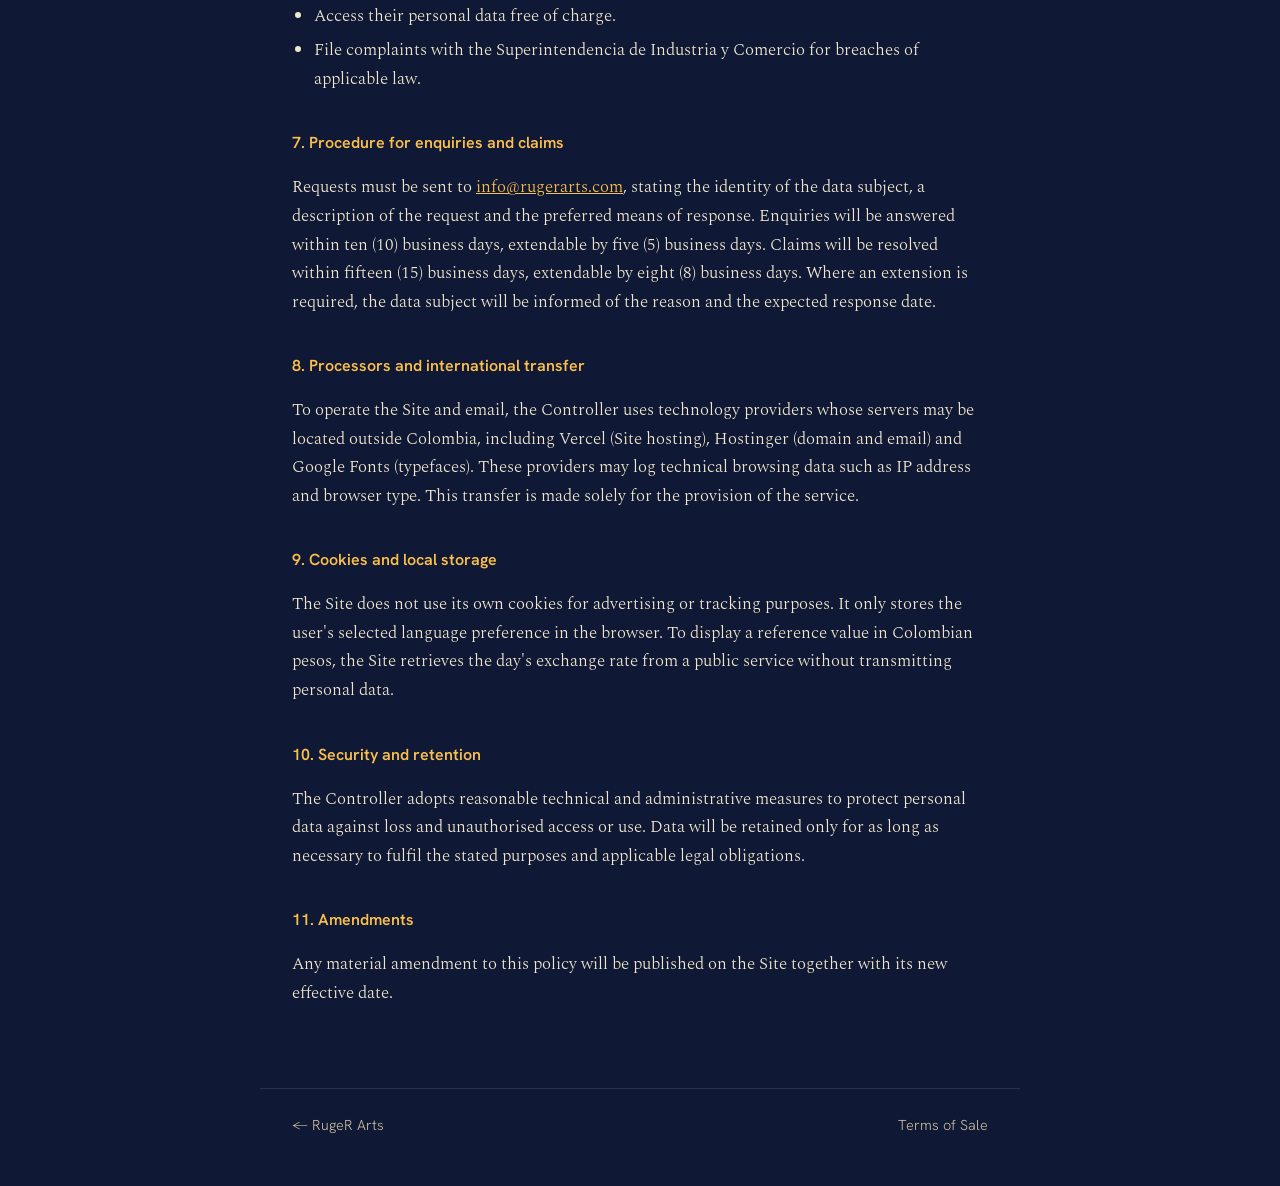
<file: privacy.html>
<!doctype html>
<html lang="es">
<head>
<meta charset="utf-8">
<meta name="viewport" content="width=device-width, initial-scale=1">
<title>Política de Privacidad | RugeR Arts</title>
<meta name="description" content="Política de tratamiento de datos personales de RugeR Arts (Juan Felipe Ruge Rodríguez).">
<link rel="canonical" href="https://www.rugerarts.com/privacy.html">
<link rel="icon" href="images/favicon.png">
<link rel="stylesheet" href="legal.css">
<link href="https://fonts.googleapis.com/css2?family=Spectral:ital,wght@0,300;0,400;1,400&family=Hanken+Grotesk:wght@400;500;600&display=swap" rel="stylesheet">
</head>
<body>
<header class="top">
  <a class="mark" href="./"><img src="images/logo-gold.png" alt="RugeR Arts" width="1200" height="697"></a>
  <div class="lang" role="group" aria-label="Language">
    <button type="button" data-lang="en">EN</button><button type="button" data-lang="es">ES</button>
  </div>
</header>

<main>
<article lang="es">
  <h1>Política de Tratamiento de Datos Personales</h1>
  <p class="updated">Vigente desde el 2 de octubre de 2026</p>

  <h2>1. Identificación del Responsable</h2>
  <p>El responsable del tratamiento de los datos personales es Juan Felipe Ruge Rodríguez, artista plástico que firma bajo el nombre RugeR (en adelante, “el Responsable”), con domicilio en Bogotá D.C., Colombia, correo electrónico <a href="mailto:info@rugerarts.com">info@rugerarts.com</a> y sitio web www.rugerarts.com (en adelante, “el Sitio”).</p>

  <h2>2. Marco normativo</h2>
  <p>La presente política se expide en cumplimiento de la Ley Estatutaria 1581 de 2012, el Decreto 1377 de 2013, compilado en el Decreto Único Reglamentario 1074 de 2015, y las demás normas que los modifiquen, adicionen o complementen.</p>

  <h2>3. Datos objeto de tratamiento</h2>
  <p>El Sitio no dispone de formularios de registro ni de cuentas de usuario. El Responsable únicamente trata los datos personales que el titular suministra de manera libre y voluntaria al establecer contacto por correo electrónico o por redes sociales, tales como nombre, dirección de correo electrónico, número telefónico, ciudad o país de residencia y, en caso de compra, dirección de envío. El Responsable no recolecta datos sensibles ni datos de niños, niñas o adolescentes.</p>

  <h2>4. Finalidades del tratamiento</h2>
  <ul>
    <li>Atender consultas relacionadas con las obras, sus precios, los encargos y las visitas al taller.</li>
    <li>Gestionar la venta, el pago, el envío y la entrega de las obras, incluida la expedición del certificado de autenticidad.</li>
    <li>Dar cumplimiento a obligaciones legales, contables y tributarias.</li>
    <li>Remitir información sobre nuevas obras o exposiciones, únicamente cuando el titular lo haya autorizado de forma expresa.</li>
  </ul>
  <p>El Responsable no comercializa, arrienda ni cede los datos personales a terceros con fines comerciales.</p>

  <h2>5. Autorización</h2>
  <p>El suministro voluntario de los datos personales al Responsable constituye una conducta inequívoca de autorización para su tratamiento conforme a las finalidades aquí descritas. El titular podrá revocar dicha autorización en cualquier momento, salvo que exista un deber legal o contractual de conservar los datos.</p>

  <h2>6. Derechos del titular</h2>
  <p>De conformidad con el artículo 8 de la Ley 1581 de 2012, el titular tiene derecho a:</p>
  <ul>
    <li>Conocer, actualizar y rectificar sus datos personales.</li>
    <li>Solicitar prueba de la autorización otorgada.</li>
    <li>Ser informado, previa solicitud, sobre el uso dado a sus datos.</li>
    <li>Revocar la autorización y solicitar la supresión de sus datos cuando no se respeten los principios, derechos y garantías legales.</li>
    <li>Acceder en forma gratuita a sus datos personales.</li>
    <li>Presentar quejas ante la Superintendencia de Industria y Comercio por infracciones a la normativa vigente.</li>
  </ul>

  <h2>7. Procedimiento para consultas y reclamos</h2>
  <p>Las solicitudes deberán dirigirse al correo <a href="mailto:info@rugerarts.com">info@rugerarts.com</a>, indicando la identificación del titular, la descripción de la solicitud y el medio por el cual desea recibir respuesta. Las consultas serán atendidas en un término máximo de diez (10) días hábiles, prorrogable por cinco (5) días hábiles adicionales. Los reclamos serán atendidos en un término máximo de quince (15) días hábiles, prorrogable por ocho (8) días hábiles adicionales. En caso de prórroga, se informará al titular el motivo de la demora y la fecha en que se dará respuesta.</p>

  <h2>8. Encargados y transferencia internacional</h2>
  <p>Para la operación del Sitio y del correo electrónico, el Responsable se vale de proveedores tecnológicos cuyos servidores pueden encontrarse fuera del territorio colombiano, entre ellos Vercel (alojamiento del Sitio), Hostinger (dominio y correo electrónico) y Google Fonts (tipografías). Dichos proveedores pueden registrar datos técnicos de navegación, como la dirección IP y el tipo de navegador. Esta transmisión se realiza exclusivamente para la prestación del servicio.</p>

  <h2>9. Cookies y almacenamiento local</h2>
  <p>El Sitio no utiliza cookies propias con fines publicitarios ni de seguimiento. Únicamente almacena en el navegador del usuario la preferencia de idioma seleccionada. Para mostrar el valor de referencia en pesos colombianos, el Sitio consulta la tasa de cambio del día en un servicio público, sin transmitir datos personales.</p>

  <h2>10. Seguridad y conservación</h2>
  <p>El Responsable adopta medidas técnicas y administrativas razonables para proteger los datos personales contra pérdida, consulta, uso o acceso no autorizado. Los datos se conservarán únicamente durante el tiempo necesario para cumplir las finalidades descritas y las obligaciones legales aplicables.</p>

  <h2>11. Modificaciones</h2>
  <p>Cualquier modificación sustancial de la presente política será publicada en el Sitio, con indicación de su nueva fecha de vigencia.</p>
</article>

<article lang="en">
  <h1>Privacy Policy</h1>
  <p class="updated">Effective from 2 October 2026</p>
  <p class="note">This translation is provided for convenience only. The Spanish version is the legally binding text.</p>

  <h2>1. Data controller</h2>
  <p>The controller of personal data is Juan Felipe Ruge Rodríguez, visual artist signing as RugeR (“the Controller”), domiciled in Bogotá D.C., Colombia, email <a href="mailto:info@rugerarts.com">info@rugerarts.com</a>, website www.rugerarts.com (“the Site”).</p>

  <h2>2. Legal framework</h2>
  <p>This policy is issued in compliance with Colombian Statutory Law 1581 of 2012, Decree 1377 of 2013, compiled in Single Regulatory Decree 1074 of 2015, and any rules that amend or supplement them.</p>

  <h2>3. Data processed</h2>
  <p>The Site has no registration forms or user accounts. The Controller processes only the personal data that data subjects provide freely and voluntarily when making contact by email or social media, such as name, email address, telephone number, city or country of residence and, in the event of a purchase, shipping address. The Controller does not collect sensitive data or data of minors.</p>

  <h2>4. Purposes of processing</h2>
  <ul>
    <li>Responding to enquiries about works, prices, commissions and studio visits.</li>
    <li>Managing the sale, payment, shipping and delivery of works, including issuance of the certificate of authenticity.</li>
    <li>Complying with legal, accounting and tax obligations.</li>
    <li>Sending information about new works or exhibitions, only where the data subject has expressly consented.</li>
  </ul>
  <p>The Controller does not sell, rent or transfer personal data to third parties for commercial purposes.</p>

  <h2>5. Consent</h2>
  <p>The voluntary provision of personal data to the Controller constitutes unequivocal consent to its processing for the purposes set out herein. The data subject may withdraw consent at any time, unless a legal or contractual duty to retain the data applies.</p>

  <h2>6. Rights of the data subject</h2>
  <p>Under article 8 of Law 1581 of 2012, the data subject has the right to:</p>
  <ul>
    <li>Access, update and correct their personal data.</li>
    <li>Request proof of the consent given.</li>
    <li>Be informed, upon request, of how their data has been used.</li>
    <li>Withdraw consent and request deletion of their data where legal principles, rights and guarantees are not respected.</li>
    <li>Access their personal data free of charge.</li>
    <li>File complaints with the Superintendencia de Industria y Comercio for breaches of applicable law.</li>
  </ul>

  <h2>7. Procedure for enquiries and claims</h2>
  <p>Requests must be sent to <a href="mailto:info@rugerarts.com">info@rugerarts.com</a>, stating the identity of the data subject, a description of the request and the preferred means of response. Enquiries will be answered within ten (10) business days, extendable by five (5) business days. Claims will be resolved within fifteen (15) business days, extendable by eight (8) business days. Where an extension is required, the data subject will be informed of the reason and the expected response date.</p>

  <h2>8. Processors and international transfer</h2>
  <p>To operate the Site and email, the Controller uses technology providers whose servers may be located outside Colombia, including Vercel (Site hosting), Hostinger (domain and email) and Google Fonts (typefaces). These providers may log technical browsing data such as IP address and browser type. This transfer is made solely for the provision of the service.</p>

  <h2>9. Cookies and local storage</h2>
  <p>The Site does not use its own cookies for advertising or tracking purposes. It only stores the user's selected language preference in the browser. To display a reference value in Colombian pesos, the Site retrieves the day's exchange rate from a public service without transmitting personal data.</p>

  <h2>10. Security and retention</h2>
  <p>The Controller adopts reasonable technical and administrative measures to protect personal data against loss and unauthorised access or use. Data will be retained only for as long as necessary to fulfil the stated purposes and applicable legal obligations.</p>

  <h2>11. Amendments</h2>
  <p>Any material amendment to this policy will be published on the Site together with its new effective date.</p>
</article>
</main>

<footer><a href="./">← RugeR Arts</a><a href="terms.html" class="other" data-es="Términos y Condiciones" data-en="Terms of Sale">Términos y Condiciones</a></footer>
<script src="legal.js"></script>
</body>
</html>
</file>
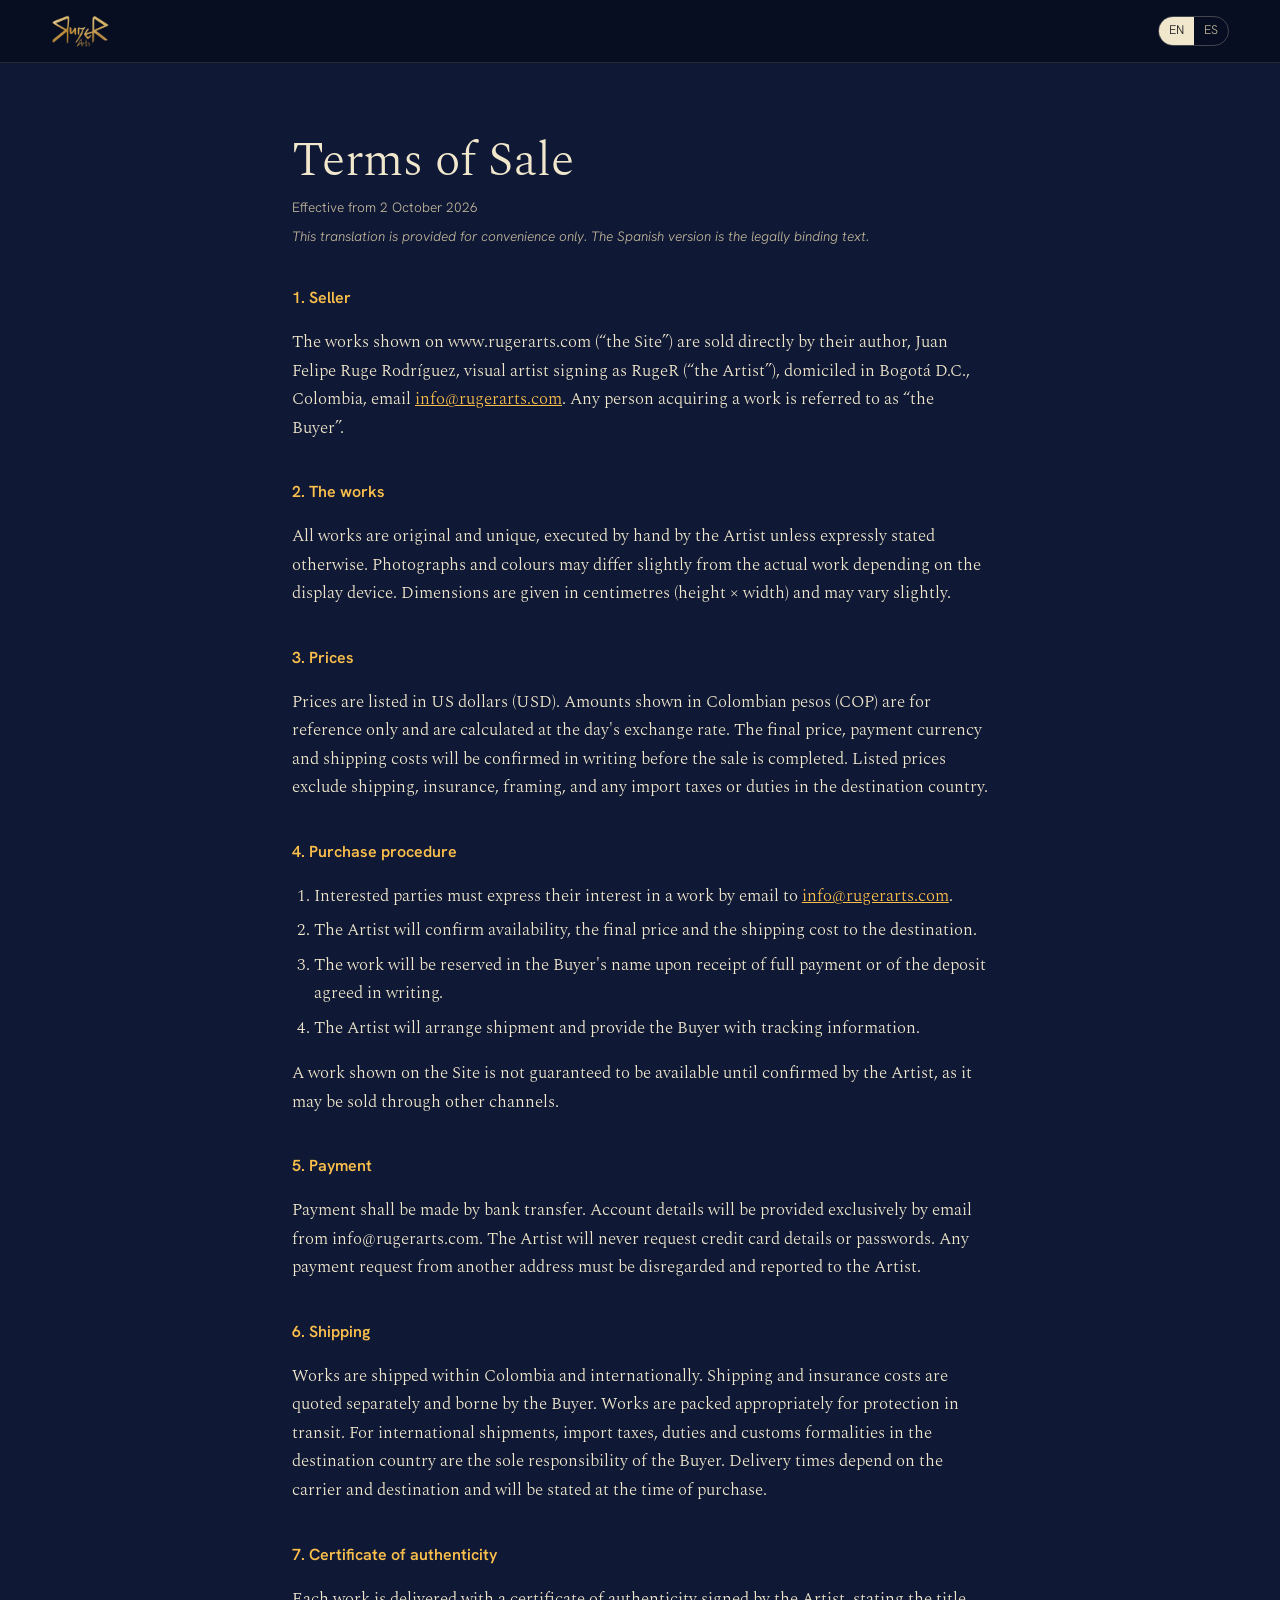
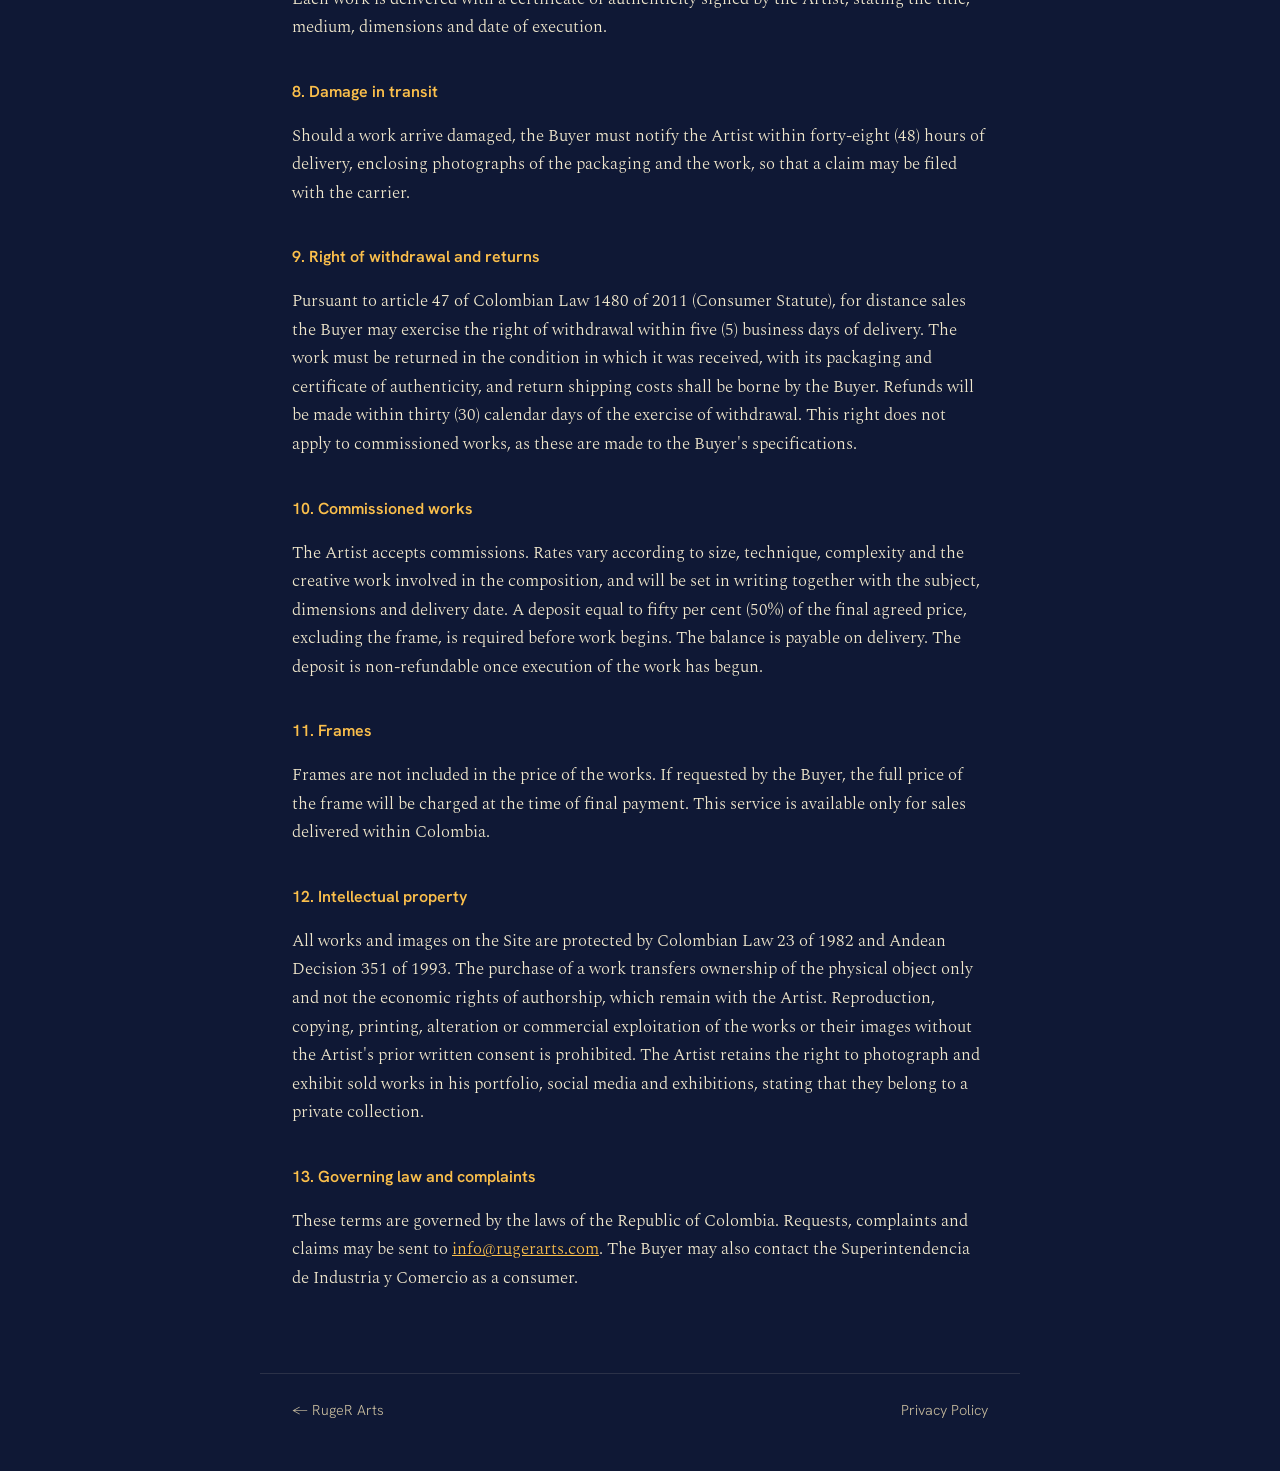
<file: terms.html>
<!doctype html>
<html lang="es">
<head>
<meta charset="utf-8">
<meta name="viewport" content="width=device-width, initial-scale=1">
<title>Términos y Condiciones | RugeR Arts</title>
<meta name="description" content="Términos y condiciones de venta y aviso de derechos de autor de RugeR Arts (Juan Felipe Ruge Rodríguez).">
<link rel="canonical" href="https://www.rugerarts.com/terms.html">
<link rel="icon" href="images/favicon.png">
<link rel="stylesheet" href="legal.css">
<link href="https://fonts.googleapis.com/css2?family=Spectral:ital,wght@0,300;0,400;1,400&family=Hanken+Grotesk:wght@400;500;600&display=swap" rel="stylesheet">
</head>
<body>
<header class="top">
  <a class="mark" href="./"><img src="images/logo-gold.png" alt="RugeR Arts" width="1200" height="697"></a>
  <div class="lang" role="group" aria-label="Language">
    <button type="button" data-lang="en">EN</button><button type="button" data-lang="es">ES</button>
  </div>
</header>

<main>
<article lang="es">
  <h1>Términos y Condiciones de Venta</h1>
  <p class="updated">Vigentes desde el 2 de octubre de 2026</p>

  <h2>1. Identificación del vendedor</h2>
  <p>Las obras exhibidas en www.rugerarts.com (en adelante, “el Sitio”) son comercializadas directamente por su autor, Juan Felipe Ruge Rodríguez, artista plástico que firma bajo el nombre RugeR (en adelante, “el Artista”), con domicilio en Bogotá D.C., Colombia, y correo electrónico <a href="mailto:info@rugerarts.com">info@rugerarts.com</a>. Quien adquiere una obra se denominará en adelante “el Comprador”.</p>

  <h2>2. De las obras</h2>
  <p>Todas las obras son originales y únicas, ejecutadas a mano por el Artista, salvo indicación expresa en contrario. Las fotografías y los colores pueden presentar ligeras variaciones respecto de la obra real según el dispositivo de visualización. Las medidas se expresan en centímetros (alto × ancho) y pueden presentar pequeñas variaciones.</p>

  <h2>3. Precios</h2>
  <p>Los precios se publican en dólares estadounidenses (USD). El valor expresado en pesos colombianos (COP) tiene carácter meramente referencial y se calcula con la tasa de cambio del día. El precio final, la moneda de pago y los costos de envío se confirmarán por escrito antes de perfeccionar la compra. Los precios publicados no incluyen envío, seguro, marco, ni impuestos o aranceles de importación del país de destino.</p>

  <h2>4. Procedimiento de compra</h2>
  <ol>
    <li>El interesado deberá manifestar su interés en una obra mediante correo electrónico dirigido a <a href="mailto:info@rugerarts.com">info@rugerarts.com</a>.</li>
    <li>El Artista confirmará la disponibilidad, el precio final y el costo de envío al lugar de destino.</li>
    <li>La obra quedará reservada a nombre del Comprador una vez recibido el pago total o el anticipo acordado por escrito.</li>
    <li>El Artista gestionará el envío y suministrará al Comprador la información de seguimiento.</li>
  </ol>
  <p>La publicación de una obra en el Sitio no garantiza su disponibilidad hasta tanto el Artista la confirme, dado que puede ser comercializada a través de otros canales.</p>

  <h2>5. Medios de pago</h2>
  <p>El pago se realizará mediante transferencia bancaria. Los datos de la cuenta serán suministrados exclusivamente por correo electrónico desde la dirección info@rugerarts.com. El Artista en ningún caso solicitará datos de tarjetas de crédito ni contraseñas. Cualquier solicitud de pago proveniente de otra dirección deberá ser desatendida y reportada al Artista.</p>

  <h2>6. Envíos</h2>
  <p>Se realizan envíos dentro del territorio colombiano y al exterior. Los costos de envío y seguro se cotizarán por separado y estarán a cargo del Comprador. Las obras se embalarán de forma adecuada para su protección durante el transporte. En los envíos internacionales, los impuestos, aranceles y trámites aduaneros del país de destino serán responsabilidad exclusiva del Comprador. Los tiempos de entrega dependerán de la empresa transportadora y del destino, y se informarán al momento de la compra.</p>

  <h2>7. Certificado de autenticidad</h2>
  <p>Cada obra se entregará acompañada de un certificado de autenticidad firmado por el Artista, en el que constarán el título, la técnica, las medidas y la fecha de ejecución de la obra.</p>

  <h2>8. Daños durante el transporte</h2>
  <p>Si la obra llegare con daños, el Comprador deberá informarlo al Artista dentro de las cuarenta y ocho (48) horas siguientes a la entrega, adjuntando fotografías del embalaje y de la obra, con el fin de adelantar la reclamación ante la empresa transportadora.</p>

  <h2>9. Derecho de retracto y devoluciones</h2>
  <p>De conformidad con el artículo 47 de la Ley 1480 de 2011 (Estatuto del Consumidor), en las ventas a distancia el Comprador podrá ejercer el derecho de retracto dentro de los cinco (5) días hábiles siguientes a la entrega de la obra. La obra deberá devolverse en el mismo estado en que fue recibida, con su embalaje y su certificado de autenticidad, y los costos de transporte de la devolución estarán a cargo del Comprador. El reembolso se efectuará dentro de los treinta (30) días calendario siguientes al ejercicio del retracto. Este derecho no aplica a las obras realizadas por encargo, por tratarse de bienes confeccionados conforme a las especificaciones del Comprador.</p>

  <h2>10. Obras por encargo</h2>
  <p>El Artista realiza obras por encargo. Las tarifas varían según el tamaño, la técnica, la complejidad y el trabajo creativo de la composición, y se fijarán por escrito junto con el tema, las medidas y el plazo de entrega. Para iniciar la obra se requiere un anticipo equivalente al cincuenta por ciento (50%) del valor final acordado, sin incluir el marco. El saldo se pagará a la entrega de la obra. El anticipo no será reembolsable una vez iniciada la ejecución de la obra.</p>

  <h2>11. Marcos</h2>
  <p>El marco no está incluido en el precio de las obras. Si el Comprador lo solicita, el valor total del marco se cobrará en el momento del pago final. Este servicio aplica únicamente para ventas con entrega dentro del territorio colombiano.</p>

  <h2>12. Propiedad intelectual</h2>
  <p>Todas las obras e imágenes del Sitio se encuentran protegidas por la Ley 23 de 1982 y la Decisión Andina 351 de 1993. La adquisición de una obra transfiere únicamente la propiedad del soporte material y no los derechos patrimoniales de autor, que permanecen en cabeza del Artista. Se prohíbe la reproducción, copia, impresión, modificación o explotación comercial de las obras o de sus imágenes sin autorización previa y escrita del Artista. El Artista conserva la facultad de fotografiar y exhibir las obras vendidas en su portafolio, redes sociales y exposiciones, indicando que pertenecen a una colección privada.</p>

  <h2>13. Ley aplicable y peticiones, quejas y reclamos</h2>
  <p>Los presentes términos se rigen por las leyes de la República de Colombia. Las peticiones, quejas y reclamos podrán dirigirse al correo <a href="mailto:info@rugerarts.com">info@rugerarts.com</a>. El Comprador podrá igualmente acudir a la Superintendencia de Industria y Comercio en su calidad de consumidor.</p>
</article>

<article lang="en">
  <h1>Terms of Sale</h1>
  <p class="updated">Effective from 2 October 2026</p>
  <p class="note">This translation is provided for convenience only. The Spanish version is the legally binding text.</p>

  <h2>1. Seller</h2>
  <p>The works shown on www.rugerarts.com (“the Site”) are sold directly by their author, Juan Felipe Ruge Rodríguez, visual artist signing as RugeR (“the Artist”), domiciled in Bogotá D.C., Colombia, email <a href="mailto:info@rugerarts.com">info@rugerarts.com</a>. Any person acquiring a work is referred to as “the Buyer”.</p>

  <h2>2. The works</h2>
  <p>All works are original and unique, executed by hand by the Artist unless expressly stated otherwise. Photographs and colours may differ slightly from the actual work depending on the display device. Dimensions are given in centimetres (height × width) and may vary slightly.</p>

  <h2>3. Prices</h2>
  <p>Prices are listed in US dollars (USD). Amounts shown in Colombian pesos (COP) are for reference only and are calculated at the day's exchange rate. The final price, payment currency and shipping costs will be confirmed in writing before the sale is completed. Listed prices exclude shipping, insurance, framing, and any import taxes or duties in the destination country.</p>

  <h2>4. Purchase procedure</h2>
  <ol>
    <li>Interested parties must express their interest in a work by email to <a href="mailto:info@rugerarts.com">info@rugerarts.com</a>.</li>
    <li>The Artist will confirm availability, the final price and the shipping cost to the destination.</li>
    <li>The work will be reserved in the Buyer's name upon receipt of full payment or of the deposit agreed in writing.</li>
    <li>The Artist will arrange shipment and provide the Buyer with tracking information.</li>
  </ol>
  <p>A work shown on the Site is not guaranteed to be available until confirmed by the Artist, as it may be sold through other channels.</p>

  <h2>5. Payment</h2>
  <p>Payment shall be made by bank transfer. Account details will be provided exclusively by email from info@rugerarts.com. The Artist will never request credit card details or passwords. Any payment request from another address must be disregarded and reported to the Artist.</p>

  <h2>6. Shipping</h2>
  <p>Works are shipped within Colombia and internationally. Shipping and insurance costs are quoted separately and borne by the Buyer. Works are packed appropriately for protection in transit. For international shipments, import taxes, duties and customs formalities in the destination country are the sole responsibility of the Buyer. Delivery times depend on the carrier and destination and will be stated at the time of purchase.</p>

  <h2>7. Certificate of authenticity</h2>
  <p>Each work is delivered with a certificate of authenticity signed by the Artist, stating the title, medium, dimensions and date of execution.</p>

  <h2>8. Damage in transit</h2>
  <p>Should a work arrive damaged, the Buyer must notify the Artist within forty-eight (48) hours of delivery, enclosing photographs of the packaging and the work, so that a claim may be filed with the carrier.</p>

  <h2>9. Right of withdrawal and returns</h2>
  <p>Pursuant to article 47 of Colombian Law 1480 of 2011 (Consumer Statute), for distance sales the Buyer may exercise the right of withdrawal within five (5) business days of delivery. The work must be returned in the condition in which it was received, with its packaging and certificate of authenticity, and return shipping costs shall be borne by the Buyer. Refunds will be made within thirty (30) calendar days of the exercise of withdrawal. This right does not apply to commissioned works, as these are made to the Buyer's specifications.</p>

  <h2>10. Commissioned works</h2>
  <p>The Artist accepts commissions. Rates vary according to size, technique, complexity and the creative work involved in the composition, and will be set in writing together with the subject, dimensions and delivery date. A deposit equal to fifty per cent (50%) of the final agreed price, excluding the frame, is required before work begins. The balance is payable on delivery. The deposit is non-refundable once execution of the work has begun.</p>

  <h2>11. Frames</h2>
  <p>Frames are not included in the price of the works. If requested by the Buyer, the full price of the frame will be charged at the time of final payment. This service is available only for sales delivered within Colombia.</p>

  <h2>12. Intellectual property</h2>
  <p>All works and images on the Site are protected by Colombian Law 23 of 1982 and Andean Decision 351 of 1993. The purchase of a work transfers ownership of the physical object only and not the economic rights of authorship, which remain with the Artist. Reproduction, copying, printing, alteration or commercial exploitation of the works or their images without the Artist's prior written consent is prohibited. The Artist retains the right to photograph and exhibit sold works in his portfolio, social media and exhibitions, stating that they belong to a private collection.</p>

  <h2>13. Governing law and complaints</h2>
  <p>These terms are governed by the laws of the Republic of Colombia. Requests, complaints and claims may be sent to <a href="mailto:info@rugerarts.com">info@rugerarts.com</a>. The Buyer may also contact the Superintendencia de Industria y Comercio as a consumer.</p>
</article>
</main>

<footer><a href="./">← RugeR Arts</a><a href="privacy.html" class="other" data-es="Política de Privacidad" data-en="Privacy Policy">Política de Privacidad</a></footer>
<script src="legal.js"></script>
</body>
</html>
</file>
<file: site.css>
:root{
  --wall:#0f1835;        /* indigo navy: hero, header, viewer panel */
  --wall-deep:#080e22;   /* deepest navy: footer, viewer */
  --oxblood:#4a121b;     /* gallery wall */
  --petrol:#0b2942;      /* about */
  --ochre:#fbbf4b;       /* saffron accent */
  --orange:#f47f1b;
  --earth:#9b2e21;       /* red ochre: contact */
  --linen:#f0e7cc;
  --linen-dim:#c9bd9f;
  --ink:#16131a;
  --dot:#ef4a34;         /* sold sticker */
  --serif:"Spectral", Georgia, serif;
  --sans:"Hanken Grotesk", system-ui, sans-serif;
  --gutter:clamp(16px, 4vw, 56px);
}
*{box-sizing:border-box}
html{scroll-behavior:smooth}
@media (prefers-reduced-motion:reduce){html{scroll-behavior:auto}*:not(.sig):not(.reel-track){transition:none!important;animation:none!important}}
body{margin:0;background:var(--wall);color:var(--linen);font-family:var(--serif);font-weight:300;font-size:1.0625rem;line-height:1.65;-webkit-font-smoothing:antialiased}
img{max-width:100%;display:block}
a{color:inherit}
:focus-visible{outline:2px solid var(--ochre);outline-offset:3px}
.wrap{max-width:1320px;margin:0 auto;padding:0 var(--gutter)}

/* header */
.top{position:sticky;top:0;z-index:20;background:color-mix(in srgb,var(--wall) 92%,transparent);backdrop-filter:blur(6px);border-bottom:1px solid rgba(240,231,204,.08)}
.top .wrap{display:flex;align-items:center;justify-content:space-between;height:64px;gap:16px}
.top .mark{display:flex;align-items:center;gap:16px;text-decoration:none;min-width:0}
.top .mark img{height:34px;width:auto;flex:none}
.top .who{display:flex;align-items:baseline;gap:12px;padding-left:16px;border-left:1px solid rgba(240,231,204,.22);white-space:nowrap;min-width:0}
.top .nm{font-family:var(--serif);font-size:1rem;color:var(--linen);font-weight:400}
.top .role{font-family:var(--sans);font-size:.8rem;color:var(--linen-dim)}
@media (max-width:1000px){.top .role{display:none}}
@media (max-width:520px){.top .mark{gap:10px;flex:1}.top .who{padding-left:10px;white-space:normal}.top .nm{font-size:.82rem;line-height:1.15;max-width:17ch}}
.top nav{display:flex;align-items:center;gap:clamp(14px,3vw,32px);font-family:var(--sans);font-size:.9rem}
.top nav a{text-decoration:none;color:var(--linen-dim)}
.top nav a:hover{color:var(--linen)}
.lang{display:flex;border:1px solid rgba(240,231,204,.25);border-radius:999px;overflow:hidden}
.lang button{all:unset;cursor:pointer;padding:3px 10px;font-family:var(--sans);font-size:.78rem;color:var(--linen-dim)}
.lang button[aria-pressed="true"]{background:var(--linen);color:var(--ink)}
.navlinks{display:flex;align-items:center;gap:clamp(14px,3vw,32px)}
.navlinks a[aria-current="page"]{color:var(--linen)}
.menu-btn{all:unset;display:none;cursor:pointer;width:38px;height:38px;place-items:center;color:var(--linen);border-radius:50%}
.menu-btn svg{width:24px;height:24px}
.menu-btn:focus-visible{outline:2px solid var(--ochre)}
@media (max-width:620px){
  .menu-btn{display:grid;order:2}
  .top nav{gap:10px}
  .navlinks{display:none;position:absolute;left:0;right:0;top:100%;flex-direction:column;align-items:stretch;gap:0;background:var(--wall-deep);border-bottom:1px solid rgba(240,231,204,.14);padding:6px 0 10px;box-shadow:0 18px 30px -18px rgba(0,0,0,.7)}
  .navlinks.open{display:flex}
  .navlinks a{padding:14px var(--gutter);font-size:1.05rem;color:var(--linen)}
  .navlinks a + a{border-top:1px solid rgba(240,231,204,.08)}
}

/* hero: the signature on the wall */
.hero{display:grid;grid-template-columns:minmax(0,1fr) minmax(0,1fr);gap:clamp(32px,6vw,96px);align-items:center;gap:clamp(24px,5vw,80px);padding-block:clamp(24px,3.5vw,48px) clamp(56px,7vw,96px)}
.hero .sig{width:100%;max-width:620px;height:auto}
.js .hero .sig{opacity:0}
.js .hero .sig.drawn{animation:ink 1.6s ease-out both}
@keyframes ink{from{opacity:0;-webkit-clip-path:inset(0 100% 0 0);clip-path:inset(0 100% 0 0)}to{opacity:1;-webkit-clip-path:inset(0 0 0 0);clip-path:inset(0 0 0 0)}}
.hero p.lede{font-size:clamp(1.3rem,2.1vw,1.8rem);line-height:1.2;margin:28px 0 0;color:var(--linen);font-weight:300}
.hero p.invite{font-family:var(--sans);font-size:clamp(.95rem,1.2vw,1.05rem);color:var(--linen-dim);max-width:38ch;margin:10px 0 0;line-height:1.5}
.hero .cta{display:inline-block;margin-top:28px;font-family:var(--sans);font-size:.95rem;font-weight:500;color:var(--ink);background:var(--ochre);padding:12px 22px;border-radius:2px;text-decoration:none}
.hero .cta:hover{background:#ffd27f}
.hero-explore{align-self:stretch;display:flex;flex-direction:column;justify-content:center;padding-left:clamp(0px,3vw,40px);border-left:1px solid rgba(240,231,204,.14)}
.hero-explore .btn{margin-top:26px;align-self:flex-start}
.btn.ghost{border-color:var(--ochre);color:var(--ochre)}
.btn.ghost:hover{background:rgba(251,191,75,.1)}
.more-link{margin-top:22px}
.hero-explore h2{color:var(--ochre);font-size:clamp(1.9rem,3.4vw,2.7rem);margin:0 0 18px}
.hero-explore p{max-width:52ch;margin:0}
.journey{background:#1d2a20;padding-block:clamp(56px,8vw,110px)}
.journey .wrap{display:grid;grid-template-columns:minmax(0,7fr) minmax(0,5fr);gap:clamp(28px,5vw,80px);align-items:center}
.journey figure{margin:0}
.journey figure img{width:100%;height:auto;display:block}
.journey figcaption{font-family:var(--sans);font-size:.8rem;color:var(--linen-dim);margin-top:10px}
.about-page .about .grid > figure img,.about-page .studio img,.journey figure img{border:5px solid #c9a24a}
.others{background:#121b15;padding-block:clamp(56px,8vw,100px)}
.others h2{font-family:var(--sans);font-weight:600;font-size:.95rem;letter-spacing:0;color:var(--ochre);margin:0 0 20px}
.others{overflow:hidden}
.reel{position:relative;overflow:hidden;user-select:none;cursor:grab;touch-action:pan-y;margin-inline:calc(50% - 50vw)}
.reel.dragging{cursor:grabbing}
.reel::before,.reel::after{pointer-events:none;content:"";position:absolute;top:0;bottom:0;width:min(34%,420px);z-index:2}
.reel::before{left:0;background:linear-gradient(90deg,#121b15 0%,rgba(18,27,21,.85) 35%,rgba(18,27,21,0) 100%)}
.reel::after{right:0;background:linear-gradient(270deg,#121b15 0%,rgba(18,27,21,.85) 35%,rgba(18,27,21,0) 100%)}
.reel-track{display:flex;gap:clamp(16px,2vw,28px);width:max-content;will-change:transform}
.reel-track img{height:clamp(240px,42vh,420px);width:auto;display:block;border:5px solid #c9a24a;flex:none;-webkit-user-drag:none;pointer-events:none}
@keyframes reel{from{transform:translateX(0)}to{transform:translateX(-50%)}}
.journey h2{color:var(--ochre);margin-bottom:clamp(20px,2.5vw,32px)}
.journey p{max-width:62ch;margin:0 0 1.1em}
.about .grid > h1{grid-column:1/-1;margin:0;font-weight:300;font-size:clamp(2.4rem,6vw,4.2rem);line-height:1.05;letter-spacing:-.01em}
.about-page .about{padding-top:clamp(40px,6vw,80px)}
.featured{padding-block:clamp(56px,7vw,100px);background:#121b15}
.featured-grid{display:grid;grid-template-columns:minmax(0,5fr) minmax(0,6fr);gap:clamp(28px,5vw,80px);align-items:center}
.featured-info h2{font-family:var(--sans);font-weight:600;font-size:.95rem;letter-spacing:0;color:var(--ochre);margin:0 0 14px}
.featured-info h3{font-style:italic;font-weight:400;font-size:clamp(2rem,4vw,3rem);line-height:1.1;margin:0 0 8px}
.featured-info .meta{font-family:var(--sans);font-size:.9rem;color:var(--linen-dim);margin:0 0 20px}
.featured-info .desc{max-width:52ch;margin:0 0 16px}
.featured-info .v-shows{margin-top:8px}
.featured-info .price{font-size:1.4rem;margin:24px 0 18px}
.featured-info .btn{cursor:pointer;font:inherit;font-family:var(--sans)}
@media (max-width:860px){.hero,.featured-grid,.journey .wrap{grid-template-columns:1fr}.hero-explore{padding-left:0;border-left:0;padding-top:28px;border-top:1px solid rgba(240,231,204,.14)}}
.hung{justify-self:center;max-width:420px;width:100%}
.hung img{width:auto;height:auto;max-width:100%;max-height:70svh;cursor:zoom-in}
.hung .frame{display:inline-block}
.hung .frame::before{box-shadow:inset 0 0 0 1px rgba(40,25,5,.45),0 30px 50px -20px rgba(0,0,0,.7)}
@media (max-width:860px){.hero{grid-template-columns:1fr}.hung{max-width:360px}}

/* museum label */
.label{font-family:var(--sans);font-size:.82rem;line-height:1.45;color:var(--linen-dim);margin-top:14px}
.label .t{font-family:var(--serif);font-style:italic;font-size:1.08rem;color:var(--linen);font-weight:400}
.label .t .y{font-style:normal;color:var(--linen-dim);font-size:.95rem}
.label .price{color:var(--linen);margin-top:4px}
.was{color:var(--linen-dim);text-decoration-thickness:1px;margin-right:.6em}
.dot{display:inline-block;width:.62em;height:.62em;border-radius:50%;background:var(--dot);vertical-align:.02em;margin-right:.4em}
.dot.half{background:linear-gradient(90deg,var(--dot) 50%,transparent 50%);box-shadow:inset 0 0 0 1px var(--dot)}

/* works */
section{scroll-margin-top:72px}
.sec-head{display:flex;align-items:end;justify-content:space-between;gap:20px;flex-wrap:wrap;margin-bottom:clamp(28px,4vw,48px)}
h2{font-weight:300;font-size:clamp(2.2rem,5vw,3.6rem);line-height:1.05;margin:0;letter-spacing:-.01em}
.filters{display:flex;gap:6px;font-family:var(--sans);font-size:.88rem;flex-wrap:wrap}
.filters button{all:unset;cursor:pointer;padding:7px 14px;border-radius:999px;color:var(--linen-dim);border:1px solid rgba(240,231,204,.18)}
.filters button[aria-pressed="true"]{color:var(--ink);background:var(--linen);border-color:var(--linen)}
.filters button:focus-visible{outline:2px solid var(--ochre)}
.works{padding-block:clamp(60px,9vw,120px);background:var(--oxblood)}
.toolbar{display:flex;justify-content:space-between;align-items:center;gap:16px 24px;flex-wrap:wrap;margin:-8px 0 clamp(32px,4vw,52px);font-family:var(--sans);font-size:.85rem}
.cats{display:flex;flex-wrap:wrap;gap:4px 18px}
.cats button{all:unset;cursor:pointer;color:var(--linen-dim);padding:4px 0;border-bottom:1px solid transparent}
.cats button:hover{color:var(--linen)}
.cats button[aria-pressed="true"]{color:var(--ochre);border-bottom-color:var(--ochre)}
.cats button:focus-visible{outline:2px solid var(--ochre);outline-offset:3px}
.sort{display:flex;align-items:center;gap:10px;color:var(--linen-dim)}
.sort select{font:inherit;color:var(--linen);background:#3a0d14;border:1px solid rgba(240,231,204,.25);border-radius:2px;padding:7px 30px 7px 10px;appearance:none;-webkit-appearance:none;background-image:linear-gradient(45deg,transparent 50%,var(--linen-dim) 50%),linear-gradient(135deg,var(--linen-dim) 50%,transparent 50%);background-position:calc(100% - 15px) 52%,calc(100% - 10px) 52%;background-size:5px 5px;background-repeat:no-repeat;cursor:pointer}
.salon{display:grid;grid-template-columns:repeat(var(--cols,3),minmax(0,1fr));column-gap:clamp(28px,4vw,56px);align-items:start}
.piece{margin:0 0 clamp(40px,5vw,64px)}
/* thin gilt frame that settles in as each painting scrolls into view */
.frame{position:relative;display:block;padding:5px}
.frame::before{content:"";position:absolute;inset:0;background:linear-gradient(135deg,#7a5a1f 0%,#e8cd85 20%,#a37b2e 42%,#f2dc9a 60%,#8c6626 80%,#d6b263 100%);box-shadow:inset 0 0 0 1px rgba(40,25,5,.45),0 22px 36px -18px rgba(0,0,0,.75);opacity:0;transform:scale(.985);transition:opacity .9s ease,transform .9s ease}
.piece.in .frame::before,.hung .frame::before{opacity:1;transform:none}
.frame img{position:relative}
.piece button{all:unset;display:block;cursor:zoom-in;width:100%}
.piece button:focus-visible img{outline:2px solid var(--ochre);outline-offset:4px}
.piece img{width:100%;height:auto;box-shadow:0 1px 3px rgba(0,0,0,.45);background:#2e0a10}
.piece.is-sold img{filter:saturate(.85)}
.legend{font-family:var(--sans);font-size:.82rem;color:var(--linen-dim);margin-top:8px}
.empty{font-family:var(--sans);color:var(--linen-dim)}

/* about */
.about{background:var(--petrol);padding-block:clamp(70px,10vw,130px)}
.about .grid{display:grid;grid-template-columns:minmax(0,5fr) minmax(0,7fr);gap:clamp(32px,6vw,96px);align-items:start}
.about .grid > figure{margin:0}
.about .grid > figure img{width:100%;height:auto}
.about .grid > figure figcaption{font-family:var(--sans);font-size:.8rem;color:var(--linen-dim);margin-top:10px}
.about .grid > h2{grid-column:1/-1;margin-bottom:0}
.about .bio{margin-top:0}
.statement{margin:40px 0 0;padding-left:clamp(18px,2.5vw,28px);border-left:2px solid var(--ochre)}
.statement .lead{font-style:italic;font-size:clamp(1.35rem,2.4vw,1.8rem);line-height:1.3;color:var(--ochre);max-width:30ch}
.statement cite{display:block;font-family:var(--sans);font-style:normal;font-size:.85rem;color:var(--linen-dim);margin-top:6px}
.about .body p{max-width:62ch;margin:0 0 1.1em}
.about h3{font-family:var(--sans);font-weight:600;font-size:.95rem;margin:44px 0 12px;color:var(--linen)}
.shows{list-style:none;padding:0;margin:0;font-size:1rem}
.shows li{display:grid;grid-template-columns:4.2rem 1fr;gap:12px;padding:12px 0;border-top:1px solid rgba(240,231,204,.1)}
.about .grid{grid-template-rows:auto auto 1fr;row-gap:clamp(20px,2.4vw,32px)}
.about .grid > figure{grid-column:1;grid-row:2}
.about .body{grid-column:2;grid-row:2 / span 2}
.studio{grid-column:1;grid-row:3;display:flex;flex-direction:column;gap:clamp(12px,1.6vw,20px);align-self:start}
.studio figure{margin:0}
.studio img{width:100%;height:auto;display:block}
.studio figcaption{font-family:var(--sans);font-size:.8rem;color:var(--linen-dim);margin-top:10px}
@media (max-width:860px){
  .about .grid{grid-template-rows:none}
  .about .grid > figure,.about .body,.studio{grid-column:auto;grid-row:auto}
  .studio{max-width:420px}
}
.shows li span{font-family:var(--sans);color:var(--linen-dim);font-size:.88rem;padding-top:.15em}
.shows em{font-weight:400}
@media (max-width:860px){.about .grid{grid-template-columns:1fr}.about .grid > figure{max-width:420px}}

/* contact */
.contact{background:#a6581f;padding-block:clamp(60px,8vw,100px)}
.contact-grid{display:grid;grid-template-columns:minmax(0,7fr) minmax(0,4fr);gap:clamp(28px,5vw,80px);align-items:center}
.contact-icon{justify-self:center;color:rgba(240,231,204,.55);width:clamp(140px,16vw,220px)}
.contact-icon svg{width:100%;height:auto;display:block}
.contact .btn.ghost{border-color:var(--linen);color:var(--linen)}
.contact .btn.ghost:hover{background:rgba(240,231,204,.12)}
@media (max-width:860px){.contact-grid{grid-template-columns:1fr}.contact-icon{display:none}}
.contact p + p{margin-top:-6px}
.contact p{max-width:52ch;font-size:1.15rem}
.links{display:flex;flex-wrap:wrap;gap:12px;margin-top:26px}
.btn{display:inline-flex;align-items:center;gap:10px;font-family:var(--sans);font-size:.95rem;font-weight:500;text-decoration:none;padding:12px 20px;border-radius:2px;border:1px solid rgba(240,231,204,.45);color:var(--linen);background:transparent}
.btn:hover{background:rgba(240,231,204,.1)}
.btn.primary{background:var(--linen);color:var(--ink);border-color:var(--linen)}
.btn.primary:hover{background:#fff}
.btn svg{width:18px;height:18px;flex:none}
footer{padding:28px 0;font-family:var(--sans);font-size:.8rem;color:var(--linen-dim);background:var(--wall-deep)}
footer .legal{display:flex;gap:18px}
footer .legal a{color:var(--linen-dim)}
footer .legal a:hover{color:var(--linen)}
footer .wrap{display:flex;justify-content:space-between;gap:16px;flex-wrap:wrap}

/* viewer */
dialog.viewer{border:0;padding:0;margin:0;width:100vw;height:100dvh;max-width:none;max-height:none;background:var(--wall-deep);color:var(--linen)}
dialog.viewer::backdrop{background:rgba(0,0,0,.6)}
.v-grid{display:grid;grid-template-columns:minmax(0,1fr) clamp(440px,38vw,600px);height:100%}
.v-stage{display:flex;align-items:center;justify-content:center;padding:clamp(28px,6vw,80px);min-height:0;position:relative;background:#1e2c5c;overflow:hidden}
@media (hover:hover){.v-stage img{cursor:zoom-in}.v-stage img.zoomed{cursor:zoom-out;box-shadow:none}}
.v-stage img{transition:transform .2s ease-out;will-change:transform;max-height:100%;max-width:100%;width:auto;height:auto;object-fit:contain;box-shadow:0 0 0 1px rgba(0,0,0,.3),0 0 24px 4px rgba(0,0,0,.5),0 0 80px 22px rgba(0,0,0,.42)}
.v-info{background:var(--wall);padding:60px clamp(28px,3vw,44px) 28px;overflow:auto;display:flex;flex-direction:column}
.v-info h3{font-style:italic;font-weight:400;font-size:2rem;line-height:1.15;margin:0 0 6px}
.v-meta{font-family:var(--sans);font-size:.9rem;color:var(--linen-dim);margin:0}
.v-desc{margin:22px 0 0;font-size:1rem}
.v-desc p{margin:0 0 .9em}
.v-shows{font-family:var(--sans);font-size:.84rem;color:var(--linen-dim);margin-top:14px}
.v-shows strong{color:var(--linen);font-weight:500}
.v-price{margin:28px 0 0;padding-top:20px;border-top:1px solid rgba(240,231,204,.15)}
.v-price .usd{font-size:1.6rem;font-weight:400}
.v-price .cop{font-family:var(--sans);font-size:.88rem;color:var(--linen-dim)}
.v-status{font-family:var(--sans);font-size:.9rem;margin-top:10px}
.v-actions{display:flex;flex-direction:column;gap:10px;margin-top:24px}
.v-actions .btn{justify-content:center}
.v-close,.v-nav{all:unset;cursor:pointer;position:absolute;display:grid;place-items:center;width:44px;height:44px;border-radius:50%;color:var(--linen);background:rgba(20,29,23,.7)}
.v-close:focus-visible,.v-nav:focus-visible{outline:2px solid var(--ochre)}
.v-close{top:14px;right:14px;z-index:2}
.v-nav.prev{left:14px;top:50%;translate:0 -50%}
.v-nav.next{right:14px;top:50%;translate:0 -50%}
.v-close svg,.v-nav svg{width:22px;height:22px}
@media (max-width:860px){
  .v-grid{grid-template-columns:1fr;grid-template-rows:auto auto;height:auto;min-height:100%}
  dialog.viewer{overflow:auto}
  .v-stage{height:62dvh;padding:64px 28px 28px}
  .v-info{padding:28px 20px 40px}
  .v-nav.prev{left:6px}.v-nav.next{right:6px}
}
.visually-hidden{position:absolute;width:1px;height:1px;overflow:hidden;clip:rect(0 0 0 0);white-space:nowrap}
</file>
<file: legal.css>
:root{--bg:#0f1835;--deep:#080e22;--linen:#f0e7cc;--dim:#c9bd9f;--ochre:#fbbf4b}
*{box-sizing:border-box}
body{margin:0;background:var(--bg);color:var(--linen);font-family:"Spectral",Georgia,serif;font-weight:300;font-size:1.05rem;line-height:1.7;-webkit-font-smoothing:antialiased}
a{color:var(--ochre)}
:focus-visible{outline:2px solid var(--ochre);outline-offset:3px}
.top{display:flex;justify-content:space-between;align-items:center;padding:14px clamp(16px,4vw,56px);border-bottom:1px solid rgba(240,231,204,.12);background:var(--deep)}
.top img{height:34px;width:auto;display:block}
.lang{display:flex;border:1px solid rgba(240,231,204,.25);border-radius:999px;overflow:hidden}
.lang button{all:unset;cursor:pointer;padding:3px 10px;font-family:"Hanken Grotesk",system-ui,sans-serif;font-size:.78rem;color:var(--dim)}
.lang button[aria-pressed="true"]{background:var(--linen);color:#16131a}
main{max-width:760px;margin:0 auto;padding:clamp(32px,6vw,72px) clamp(16px,4vw,32px) 64px}
article[hidden]{display:none}
h1{font-weight:300;font-size:clamp(2rem,5vw,3rem);line-height:1.1;margin:0 0 8px}
h2{font-family:"Hanken Grotesk",system-ui,sans-serif;font-weight:600;font-size:1rem;color:var(--ochre);margin:36px 0 8px}
.updated,.note{font-family:"Hanken Grotesk",system-ui,sans-serif;font-size:.85rem;color:var(--dim);margin:0 0 6px}
.note{font-style:italic}
ul,ol{padding-left:1.3em}
li{margin-bottom:.35em}
footer{display:flex;justify-content:space-between;gap:16px;flex-wrap:wrap;max-width:760px;margin:0 auto;padding:24px clamp(16px,4vw,32px) 48px;border-top:1px solid rgba(240,231,204,.12);font-family:"Hanken Grotesk",system-ui,sans-serif;font-size:.9rem}
footer a{color:var(--dim);text-decoration:none}
footer a:hover{color:var(--linen)}
</file>
